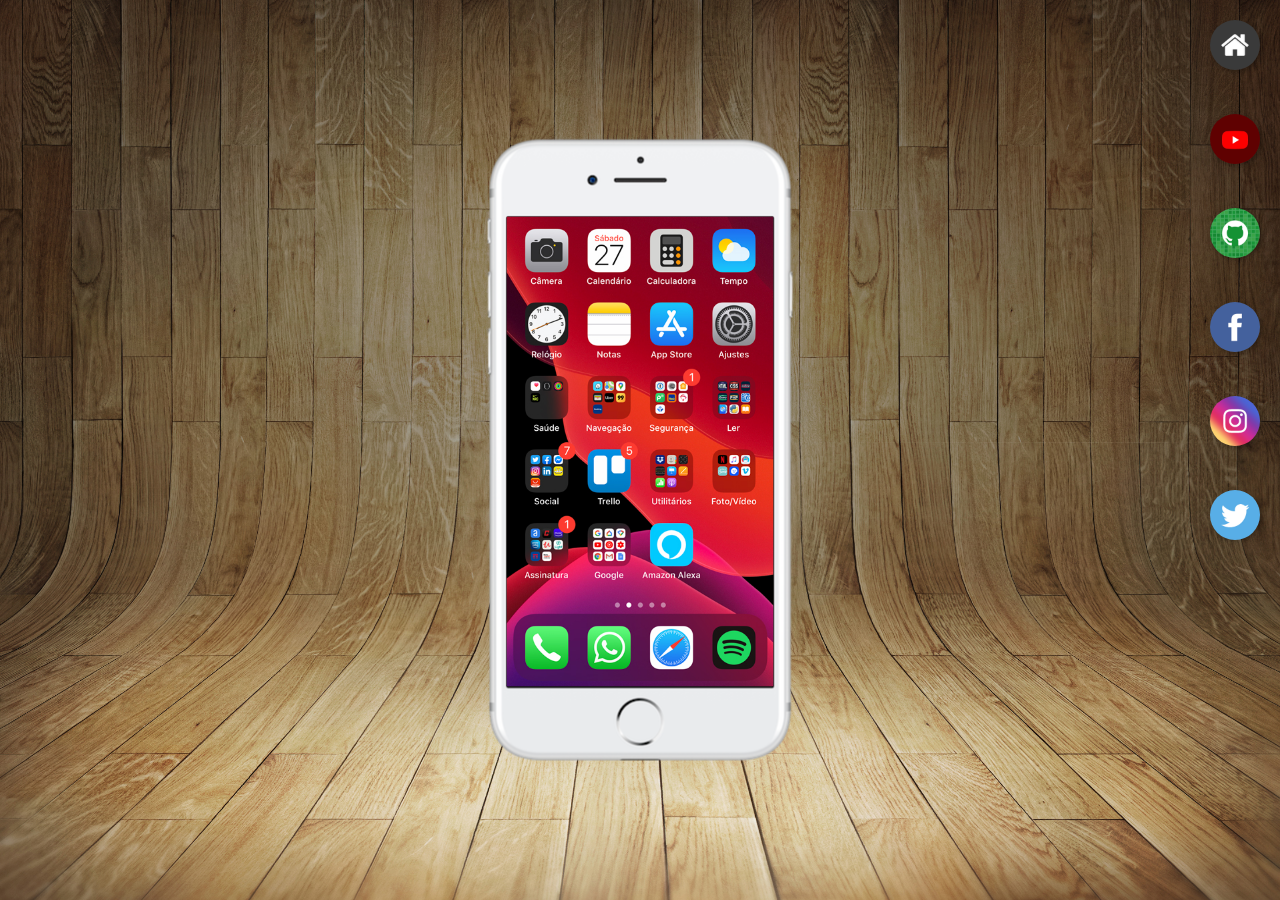
<file: index.html>
<!DOCTYPE html>
<html lang="pt-br">
<head>
    <meta charset="UTF-8">
    <meta name="viewport" content="width=device-width, initial-scale=1.0">
    <link rel="shortcut icon" href="pacote-d013/favicon.ico" type="image/x-icon">
    <link rel="stylesheet" href="estilo/style.css">
    <title>projetos redes sociais</title>
</head>
<body>
   <main>
    <section id="telefone" >
        <iframe src="home.html" name="tela" id="tela" frameborder="0">
            seu navegador nao é compativel!
        </iframe>

    </section>
    <section id="redes-sociais">
        <a href="home.html" target="tela"><img src="pacote-d013/imagens/logo-home.jpg" alt="Home"></a> <br>
        <a href="youtube.html" target="tela"><img src="pacote-d013/imagens/logo-youtube.jpg" alt="Youtube"></a> <br>
        <a href="github.html" target="tela"><img src="pacote-d013/imagens/logo-github.jpg" alt="github"></a> <br>
        <a href="facebook.html" target="tela"><img src="pacote-d013/imagens/logo-facebook.jpg" alt="facebook"></a> <br>
        <a href="instagran.html" target="tela"><img src="pacote-d013/imagens/logo-instagram.jpg" alt="instragam"></a> <br>
        <a href="twiter.html" target="tela"><img src="pacote-d013/imagens/logo-twitter.jpg" alt="twitter"></a> <br>
    </section>
   </main>
    
</body>
</html>
</file>
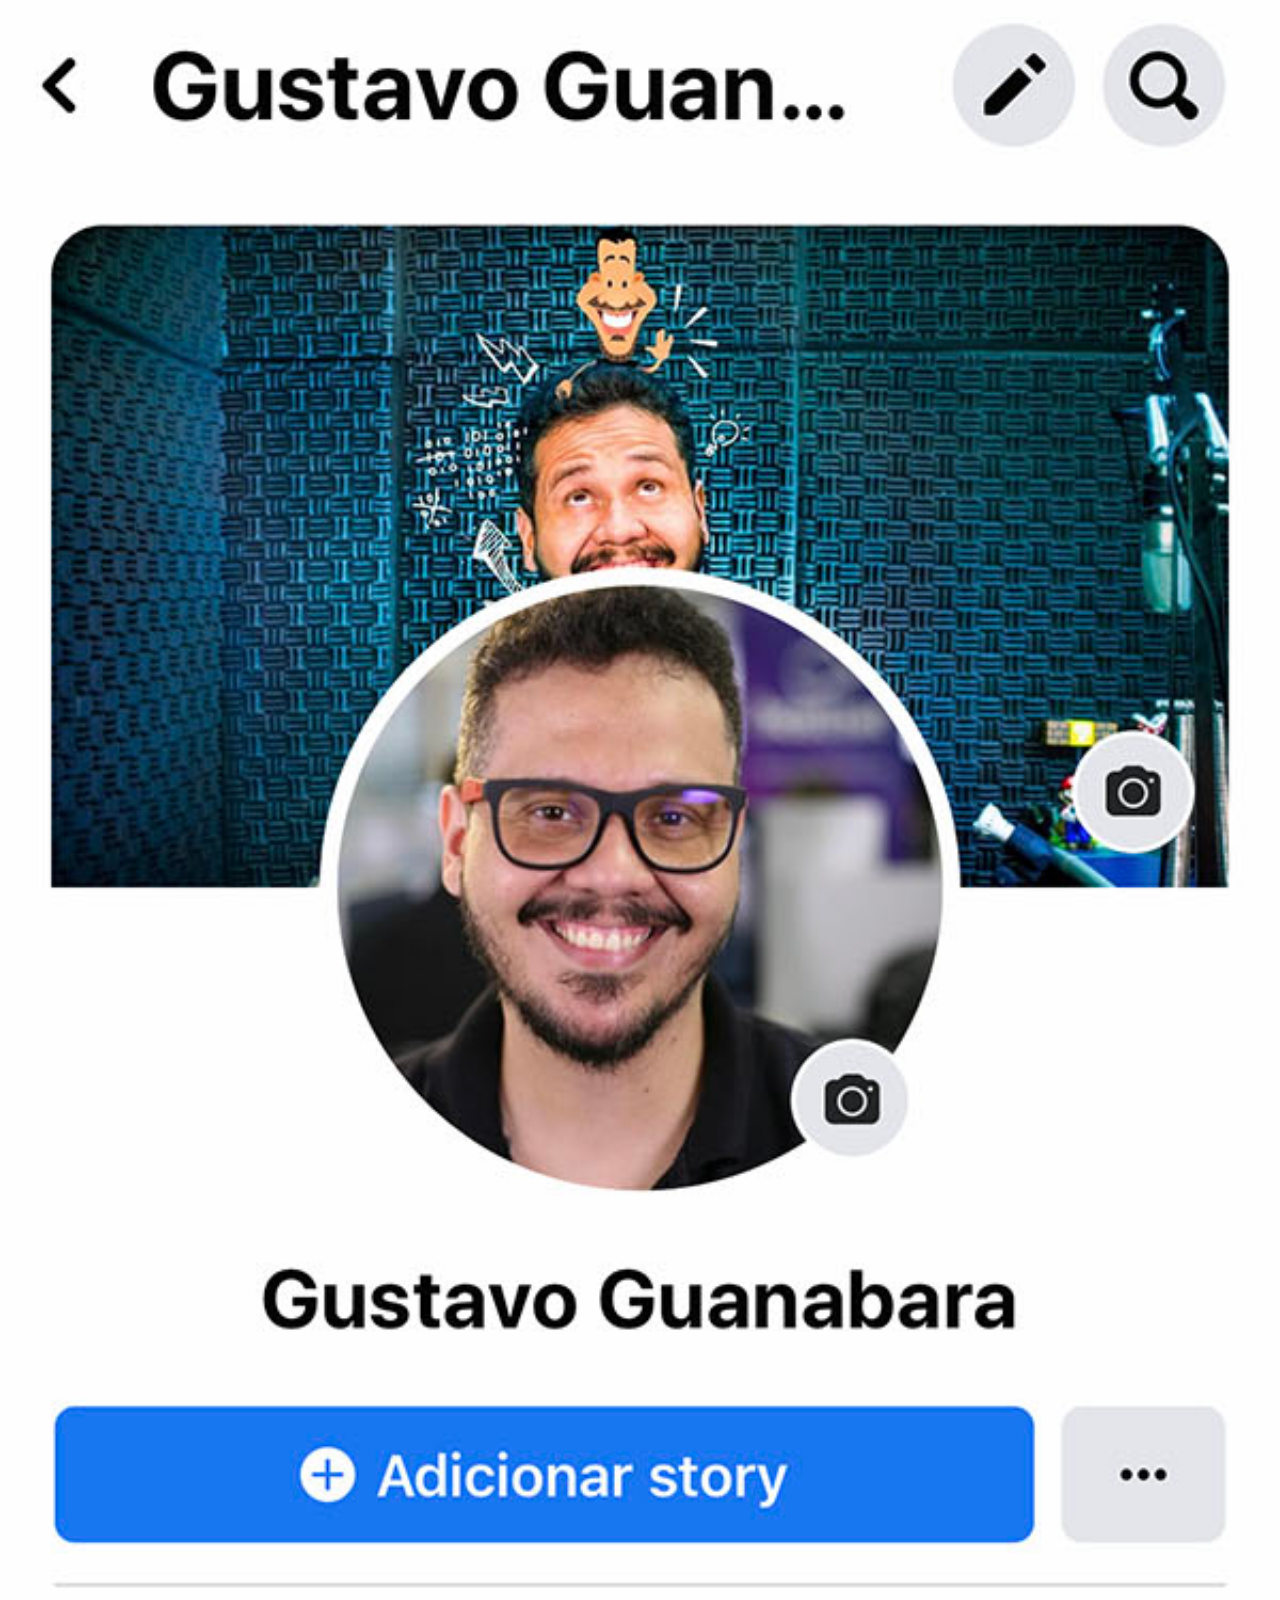
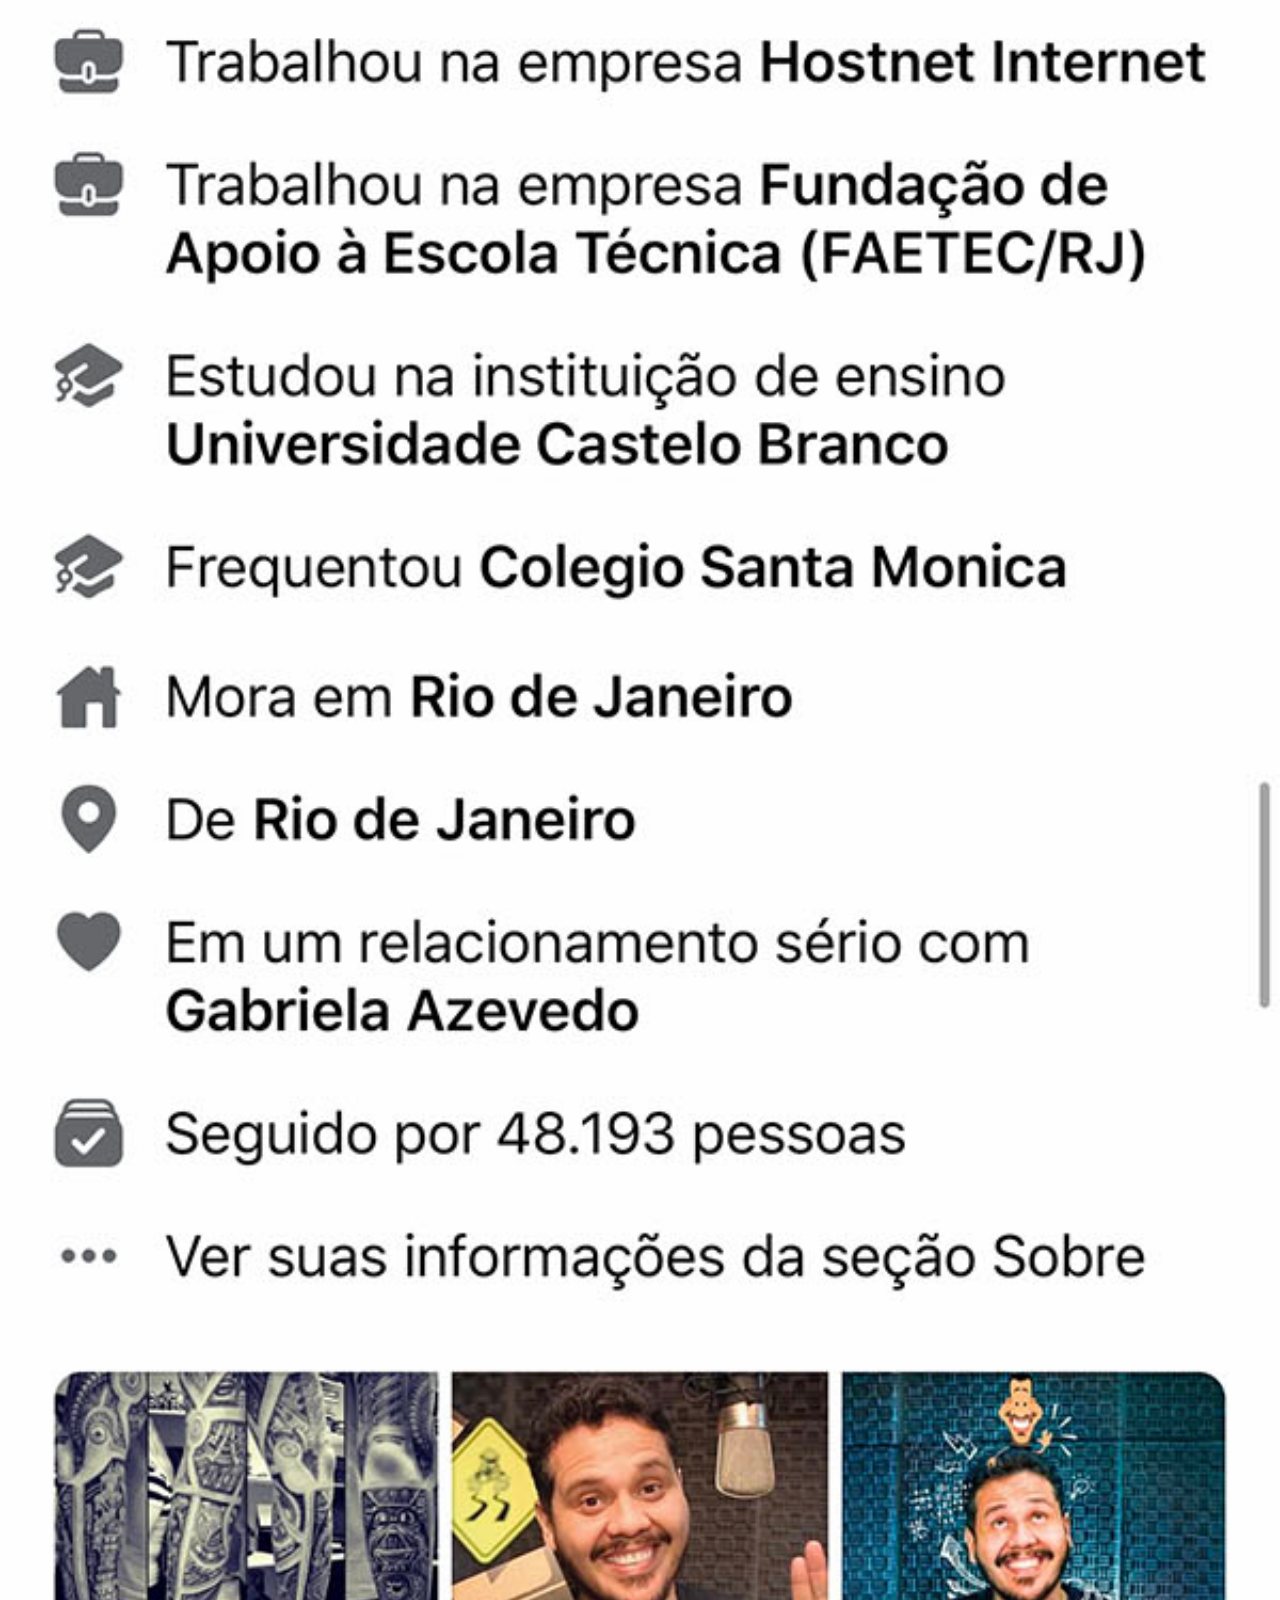
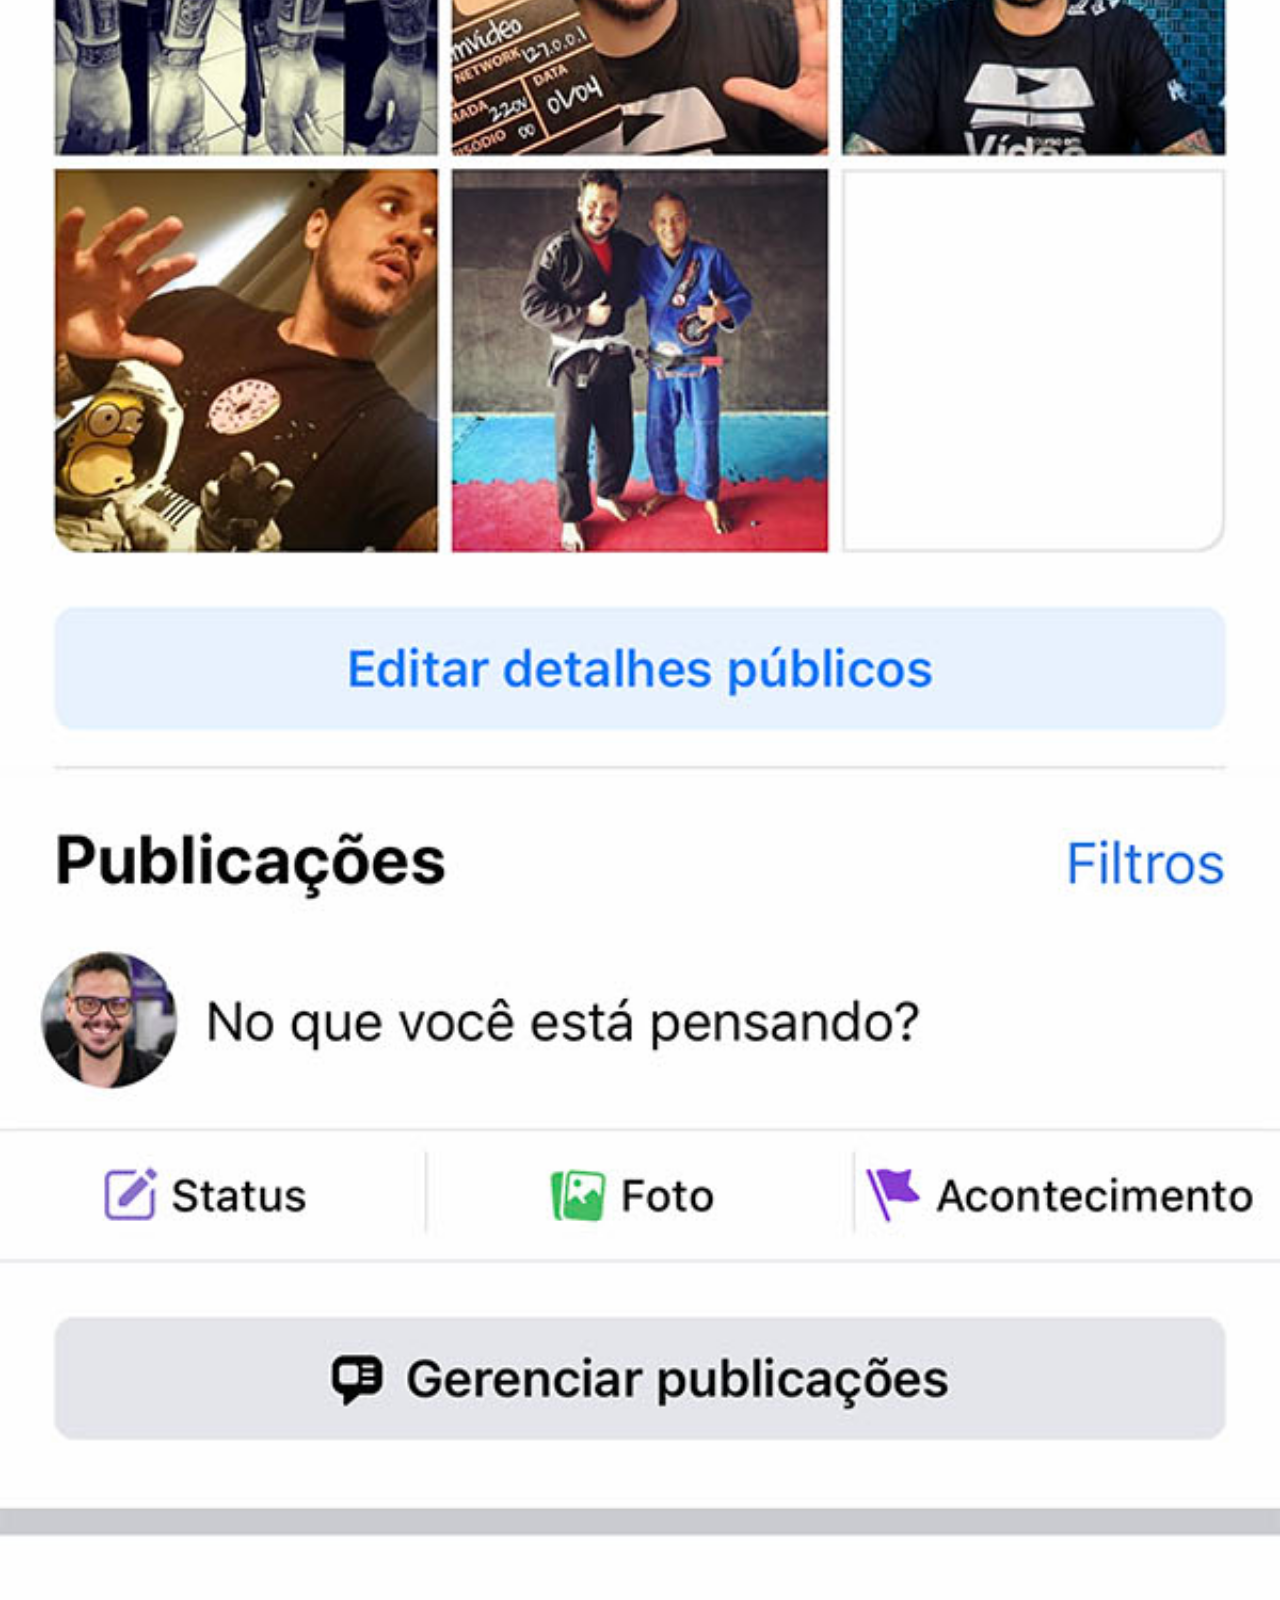
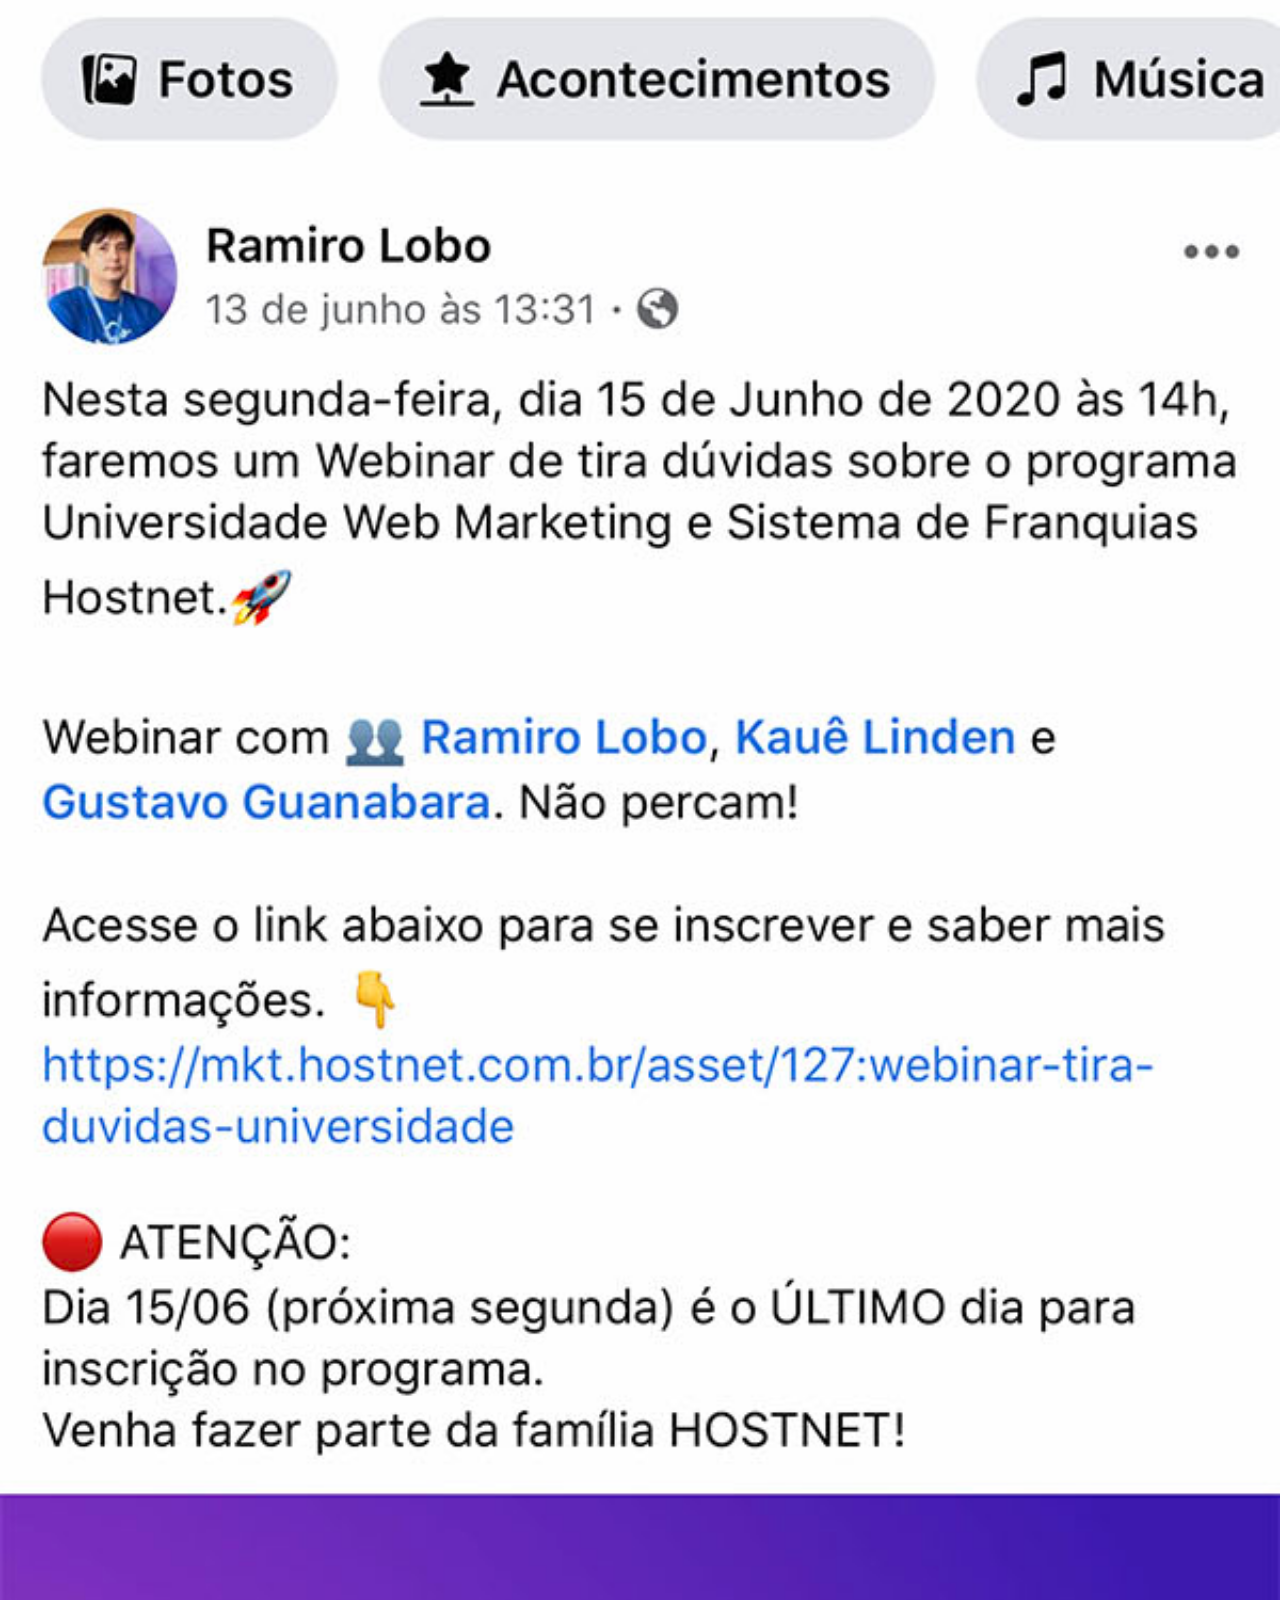
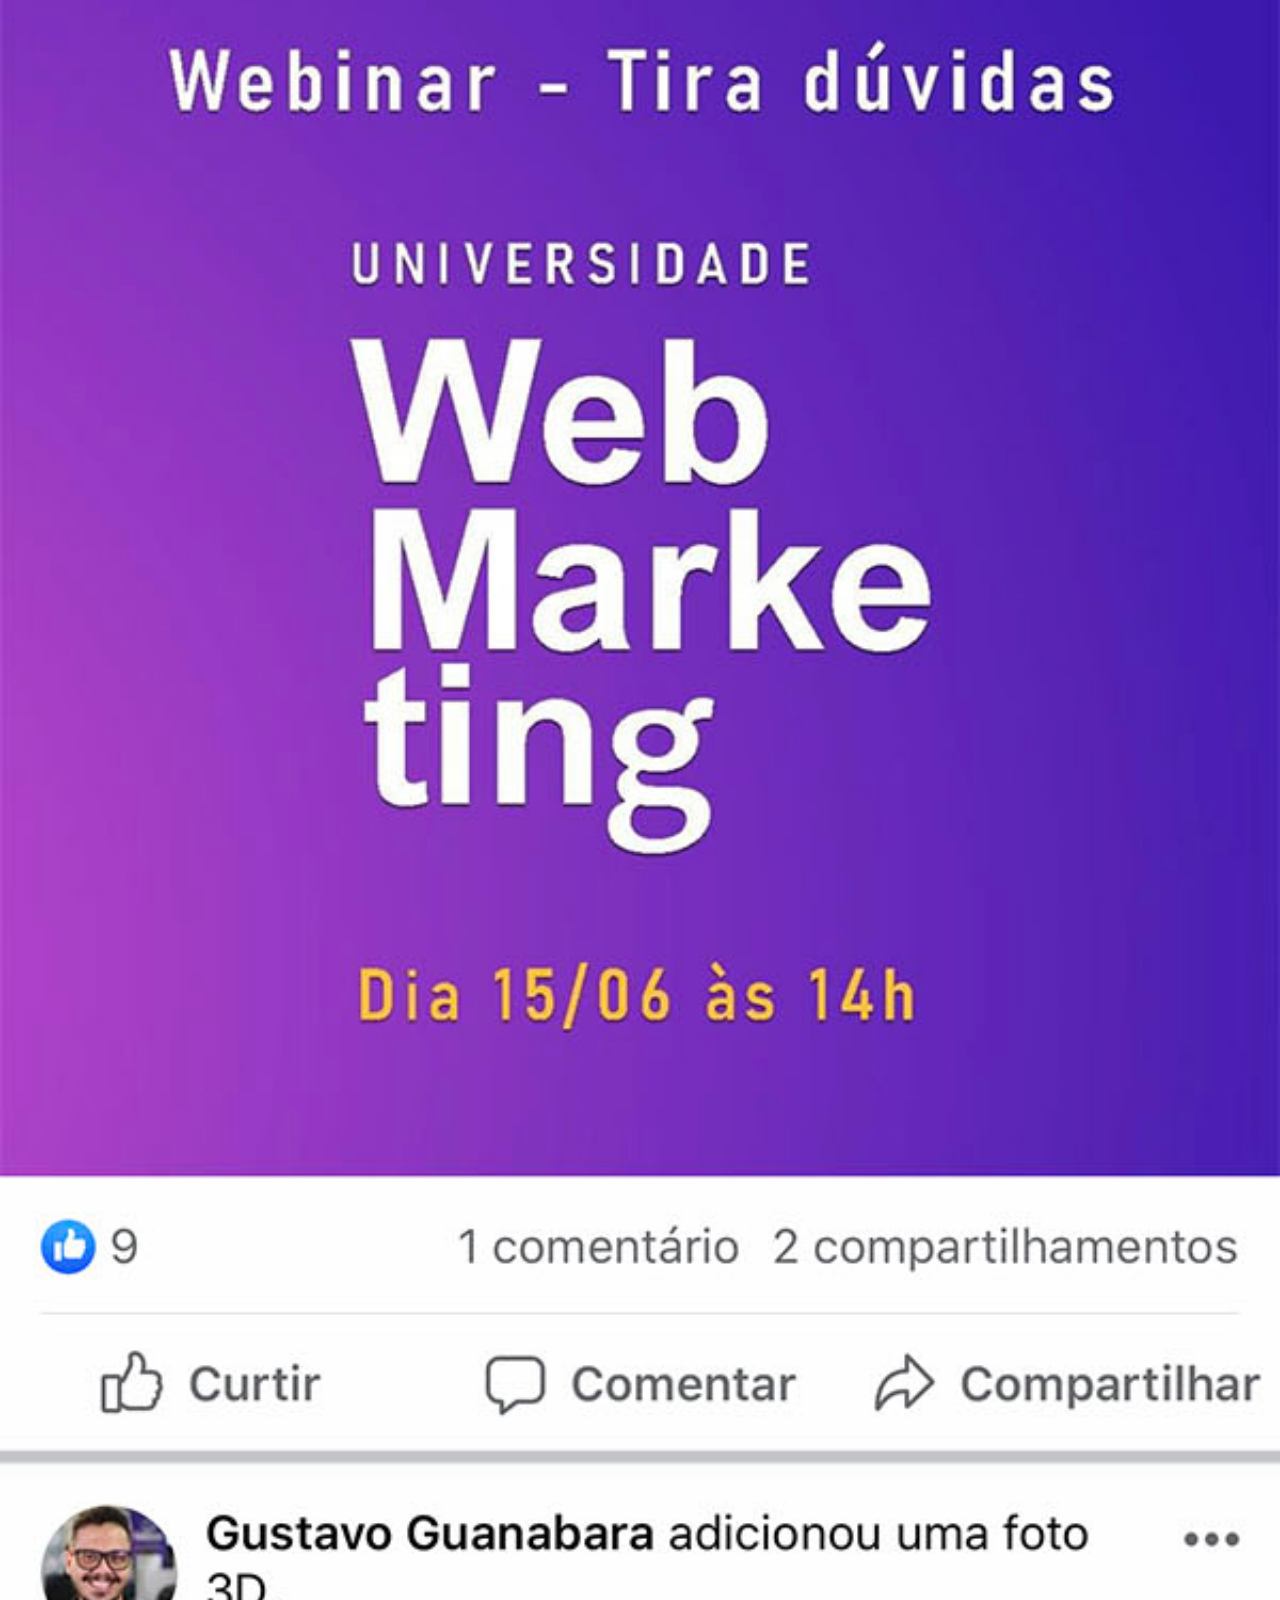
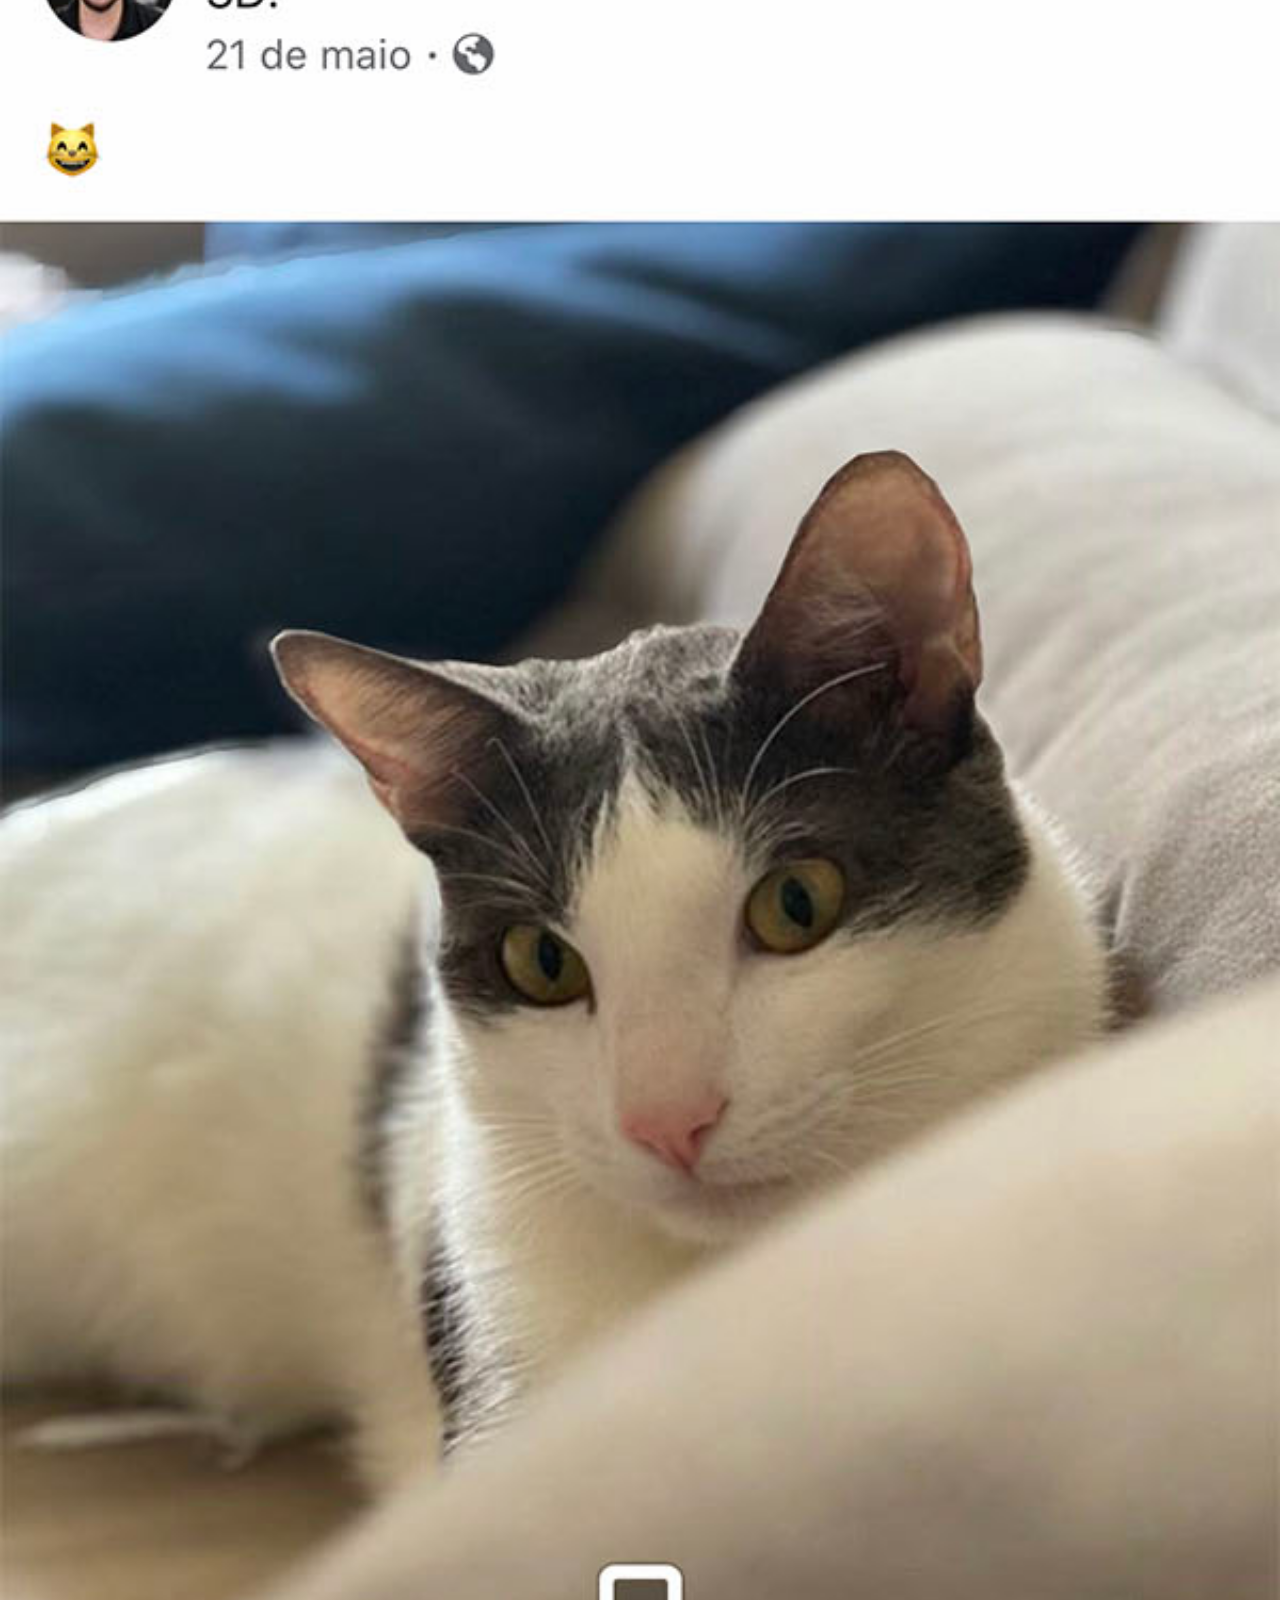
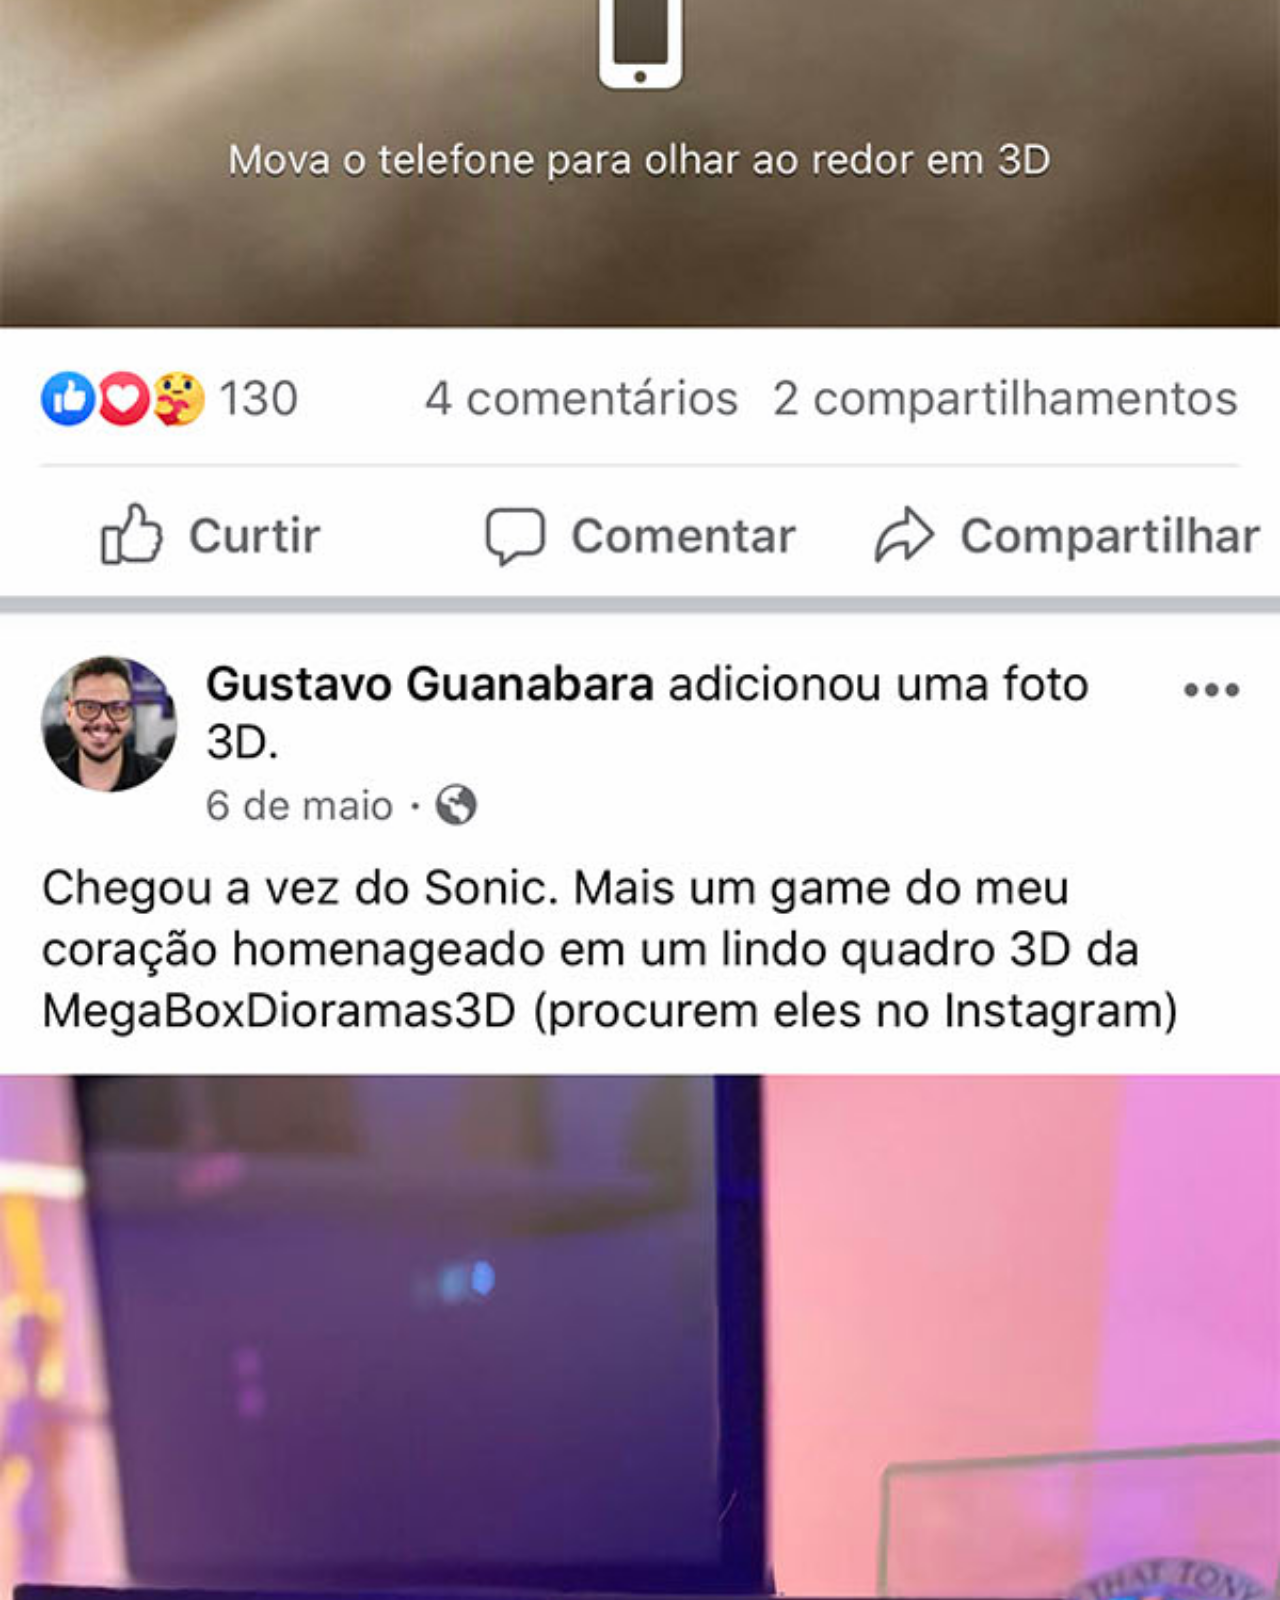
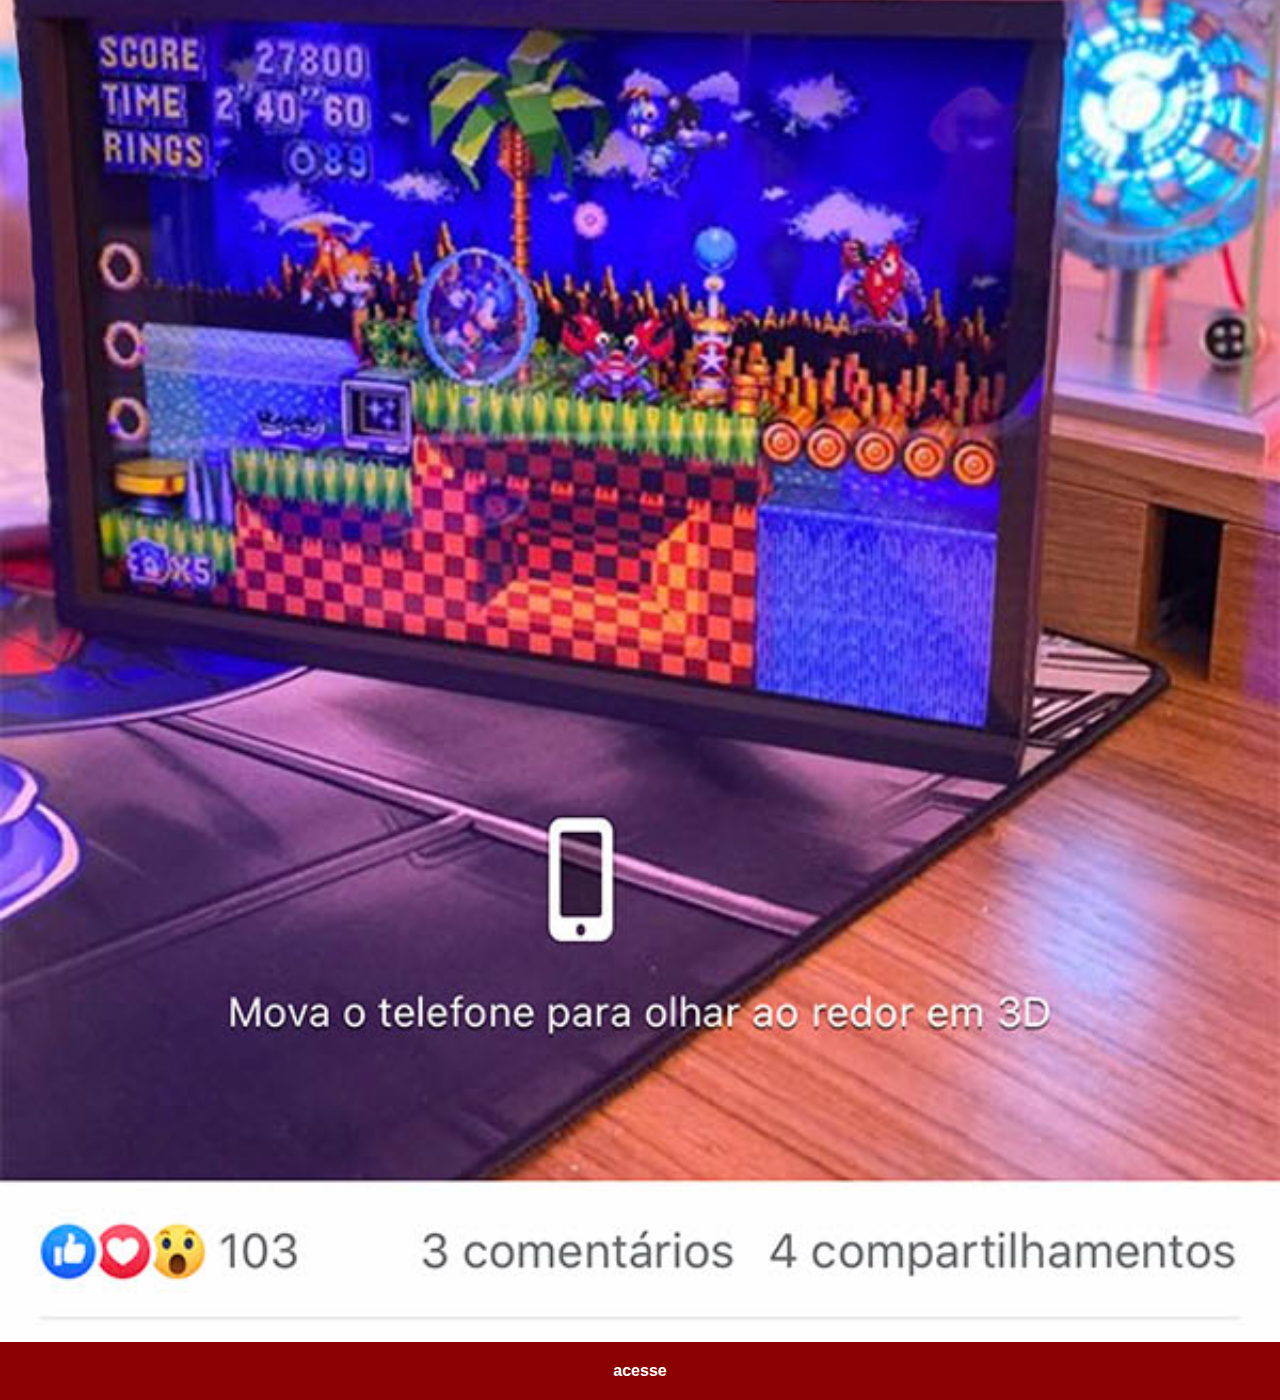
<file: facebook.html>
<!DOCTYPE html>
<html lang="pt-br">
<head>
    <meta charset="UTF-8">
    <meta name="viewport" content="width=device-width, initial-scale=1.0">
    <title>facebook</title>
    <link rel="stylesheet" href="estilo/social.css">
</head>
<body>
    <img src="pacote-d013/imagens/tela-facebook.jpg" alt="facebook">
    <a href="https://www.facebook.com/search/top?q=gustavo%20guanabara" target="_blank">acesse</a>
    
</body>
</html>
</file>
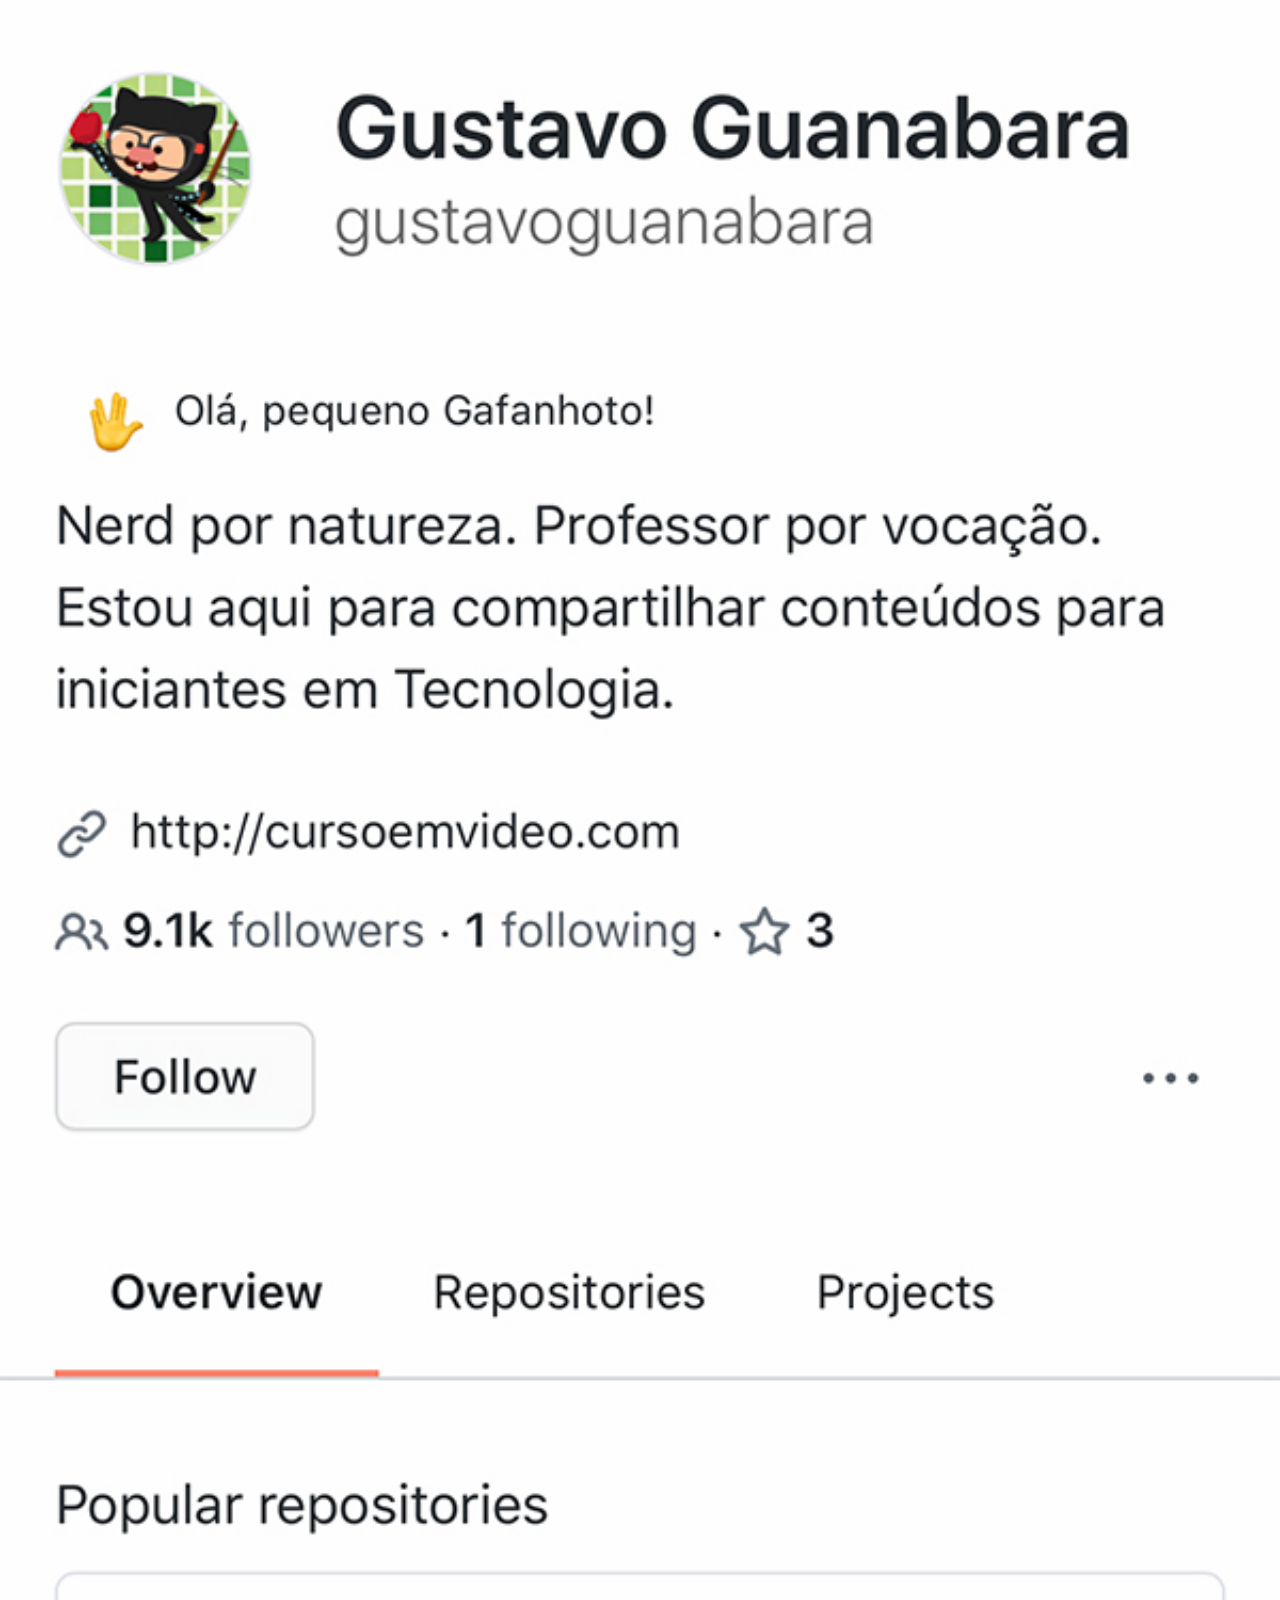
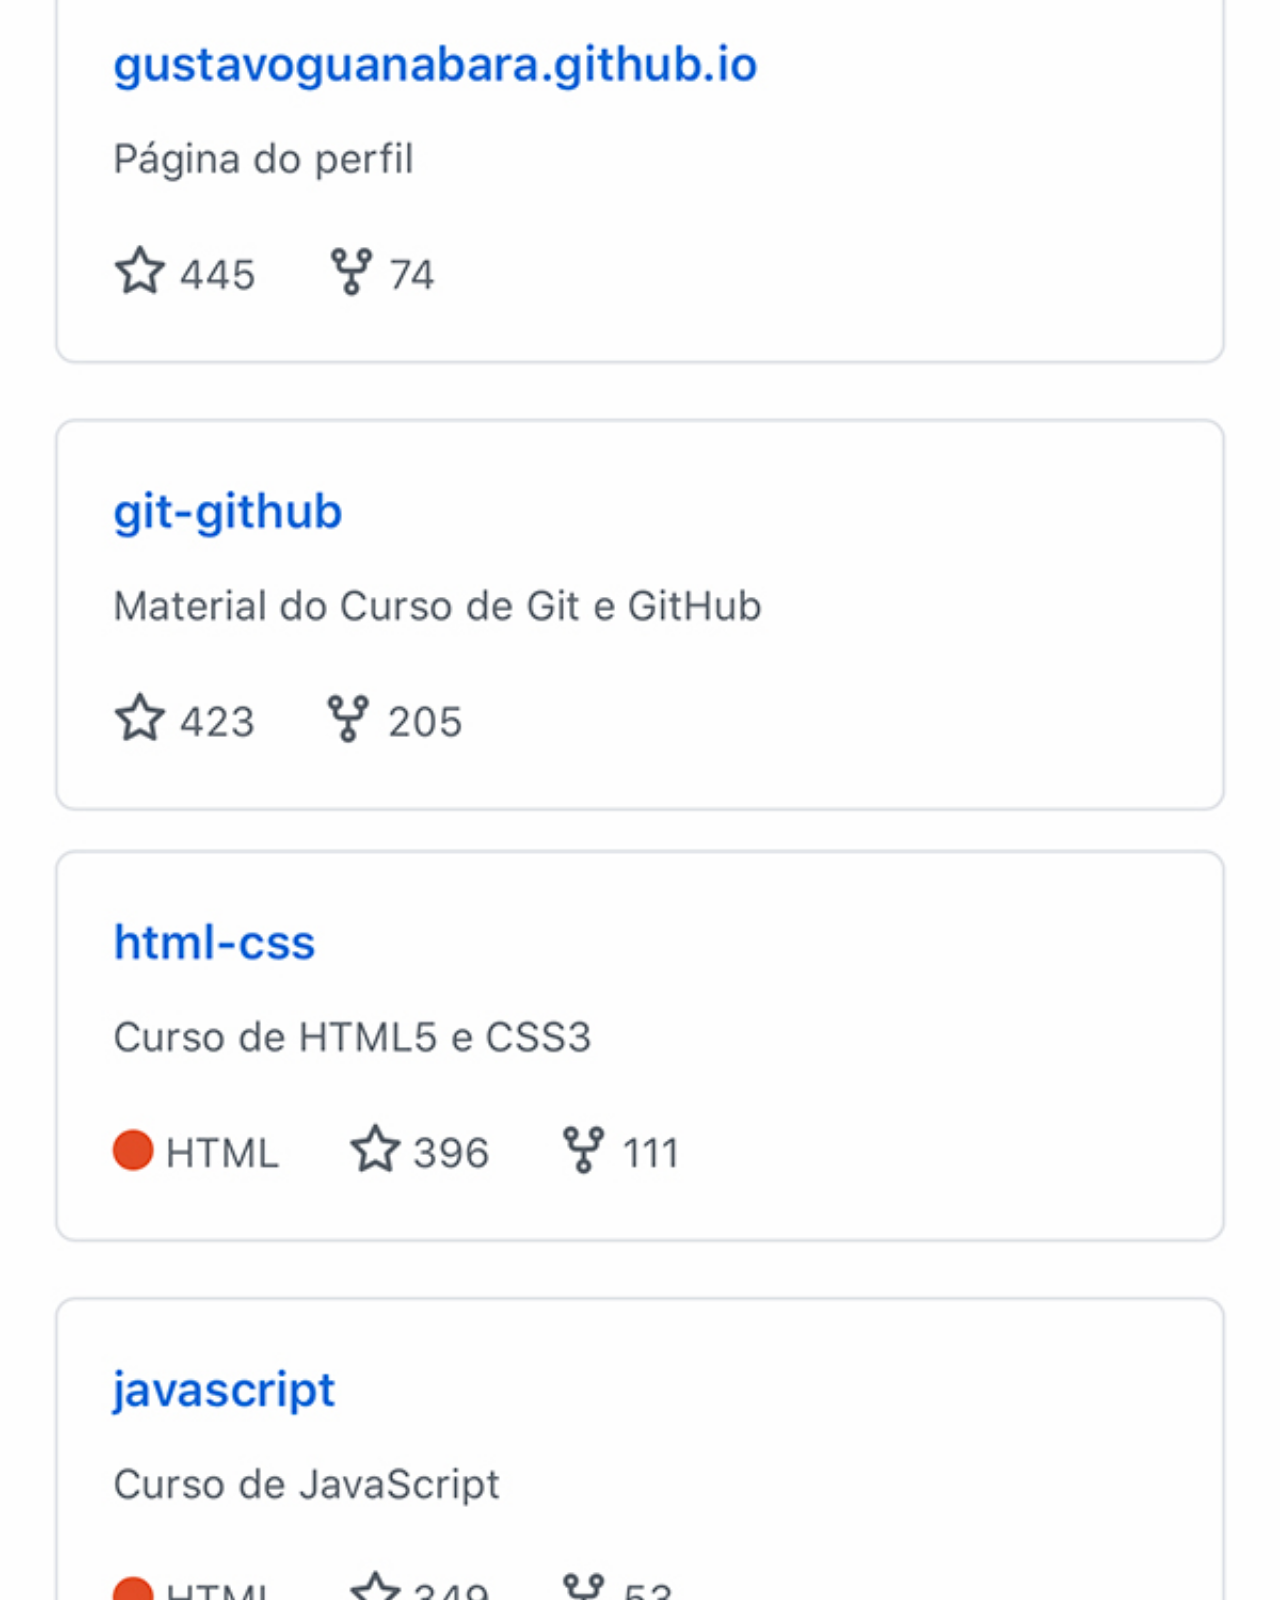
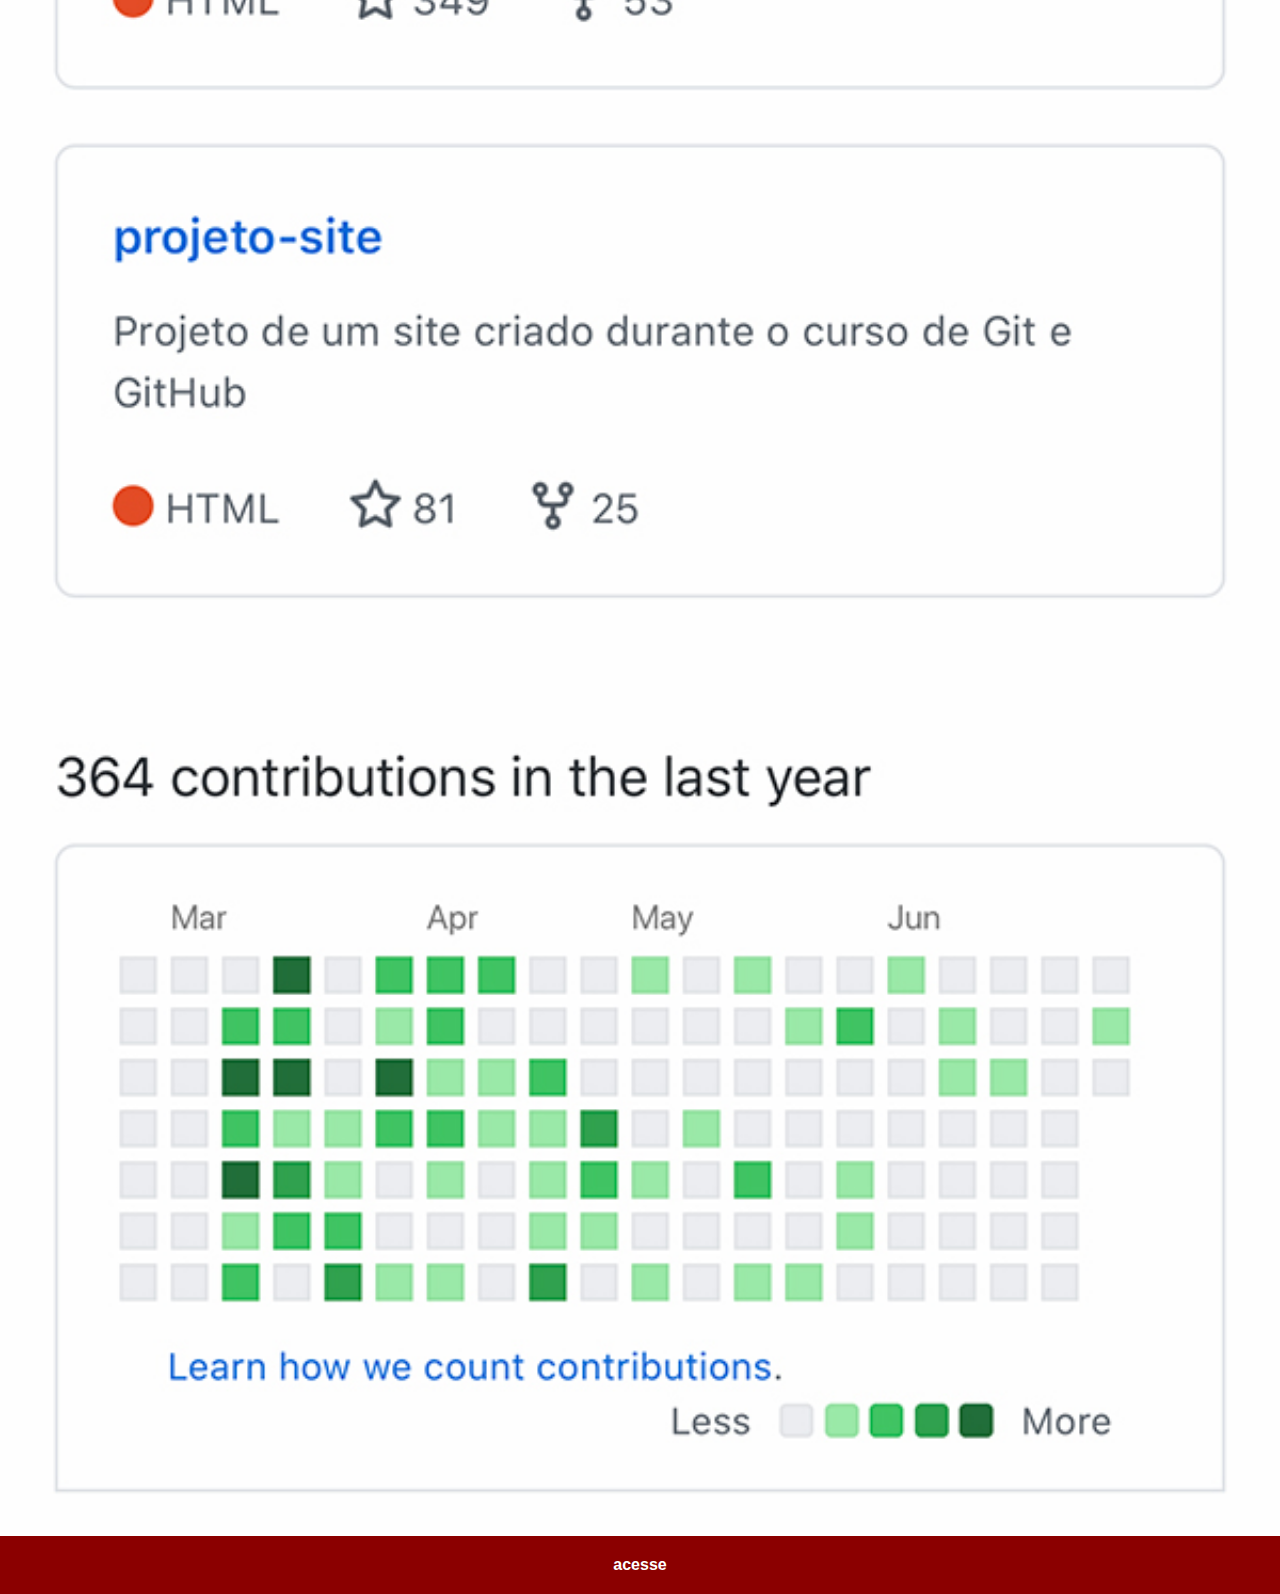
<file: github.html>
<!DOCTYPE html>
<html lang="pt-br">
<head>
    <meta charset="UTF-8">
    <meta name="viewport" content="width=device-width, initial-scale=1.0">
    <title>github</title>
    <link rel="stylesheet" href="estilo/social.css">
</head>
<body>
    <img src="pacote-d013/imagens/tela-github.jpg" alt="github">
    <a href="https://github.com/gustavoguanabara" target="_blank">acesse</a>
    
</body>
</html>
</file>
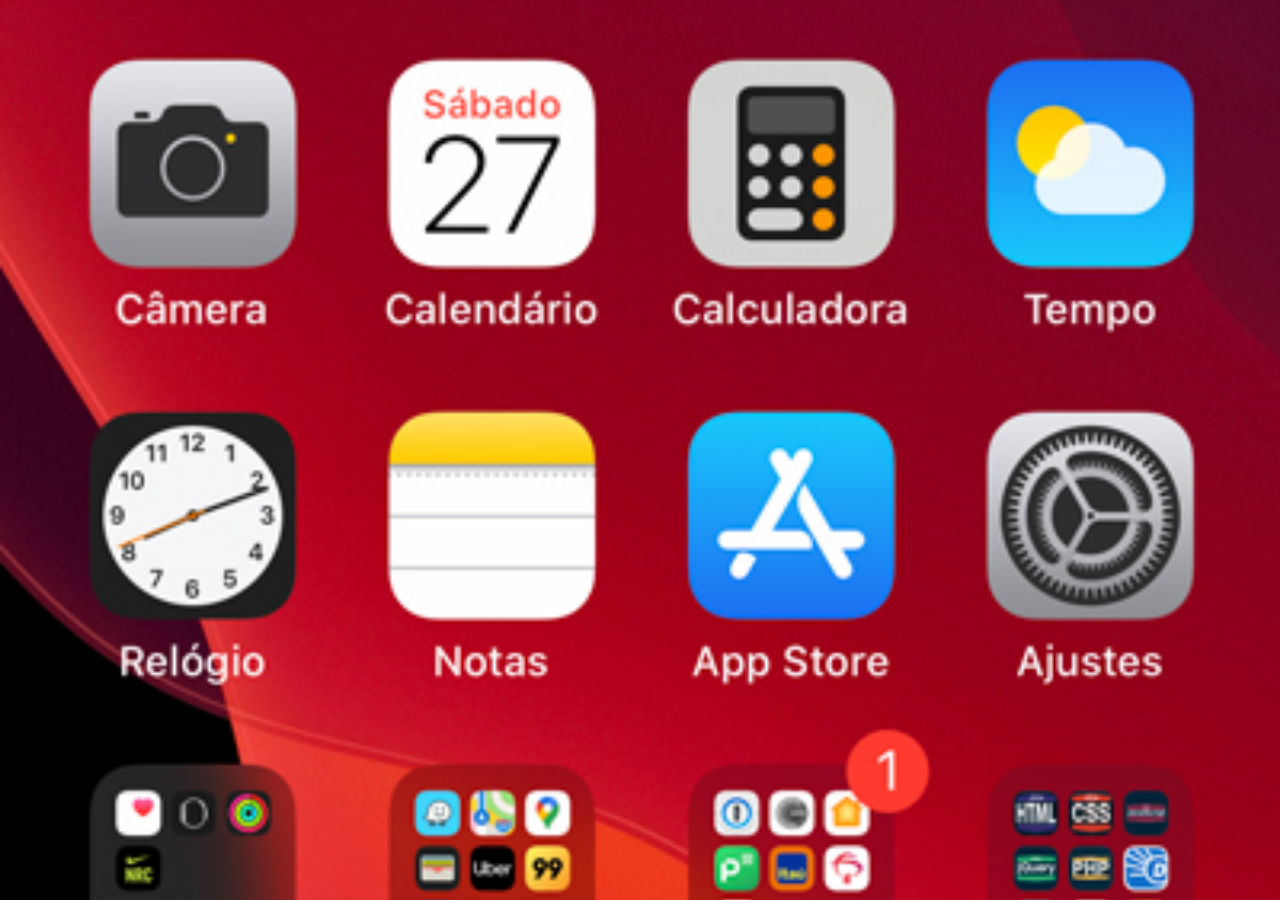
<file: home.html>
<!DOCTYPE html>
<html lang="pt-br">
<head>
    <meta charset="UTF-8">
    <meta name="viewport" content="width=device-width, initial-scale=1.0">
    <title>Home</title>
</head>
<style>
    * {
        margin: 0px;
        padding: 0px;
    }

    

    body {
        position: absolute;
        width: 100vw;
        height: 100vh;
        background: black url(pacote-d013/imagens/tela-home.jpg) no-repeat top center;
        background-size: cover;
    }
</style>
<body>
    
    
</body>
</html>
</file>
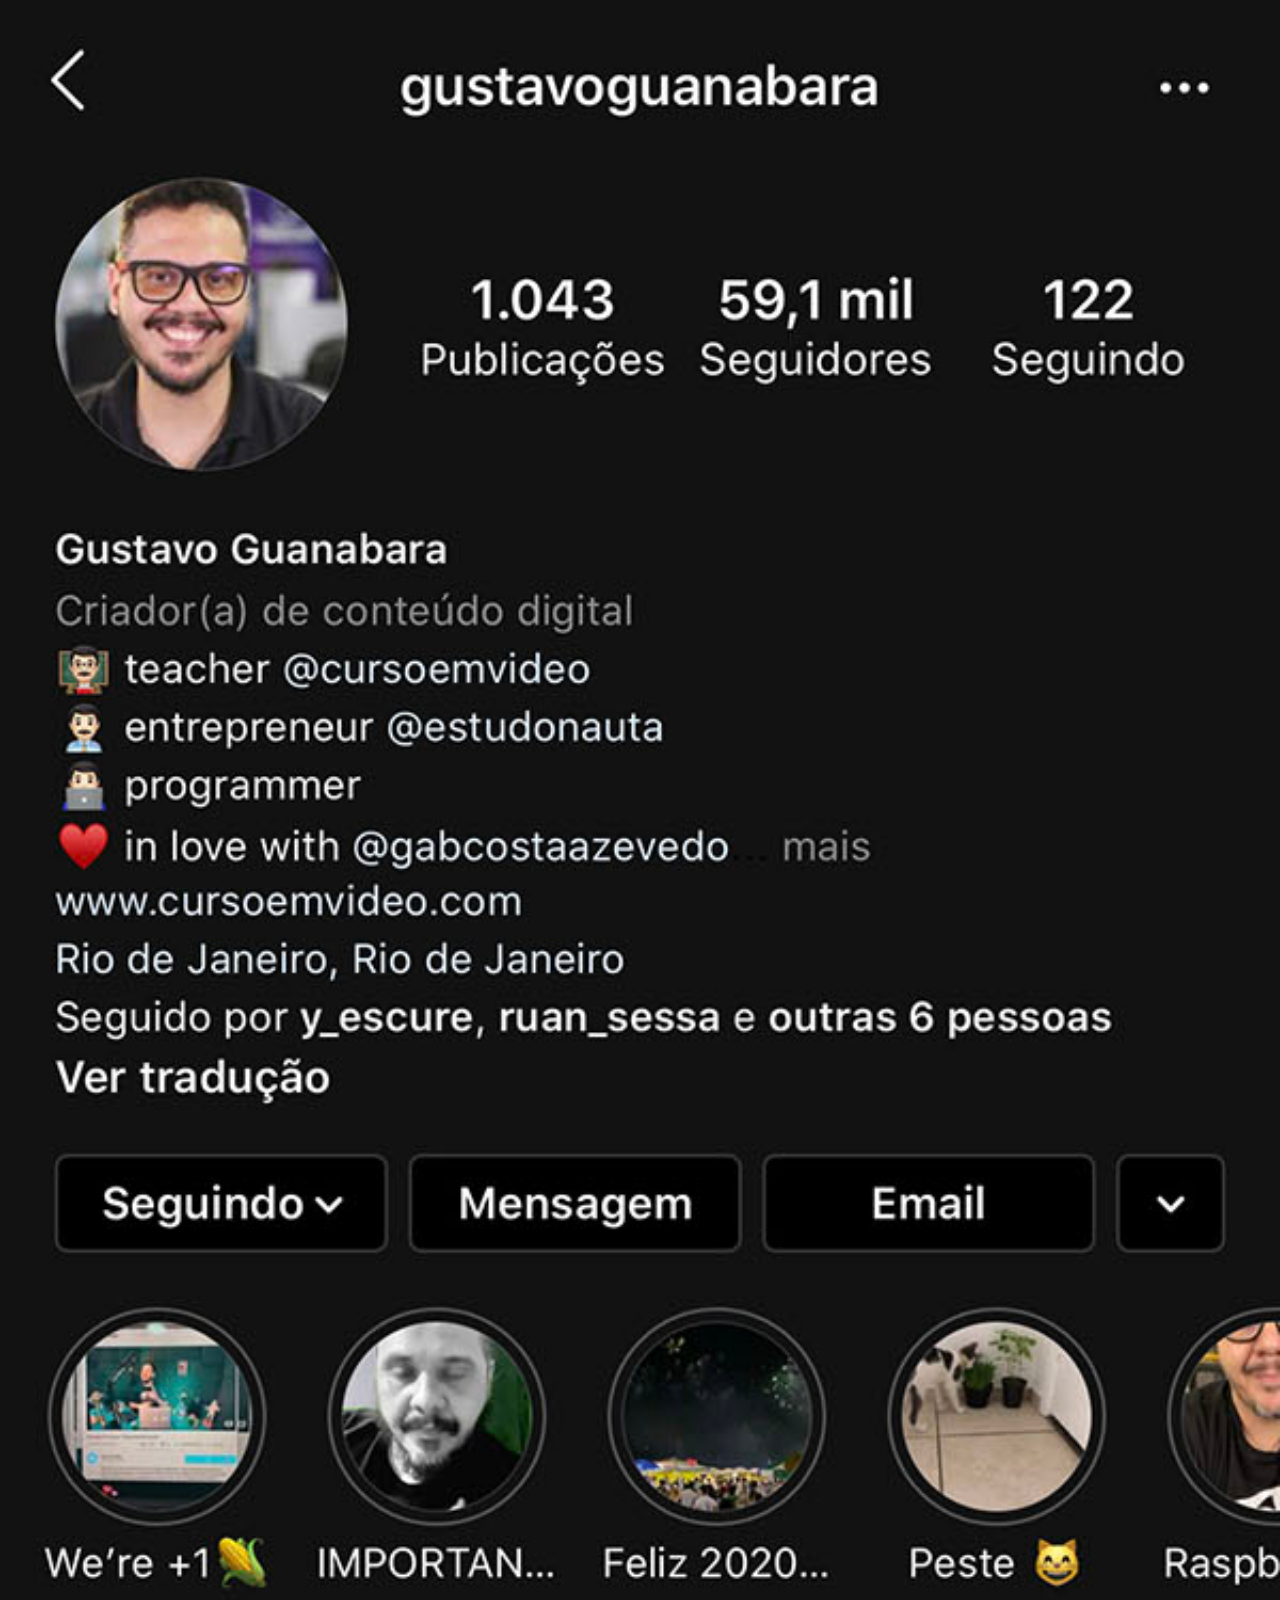
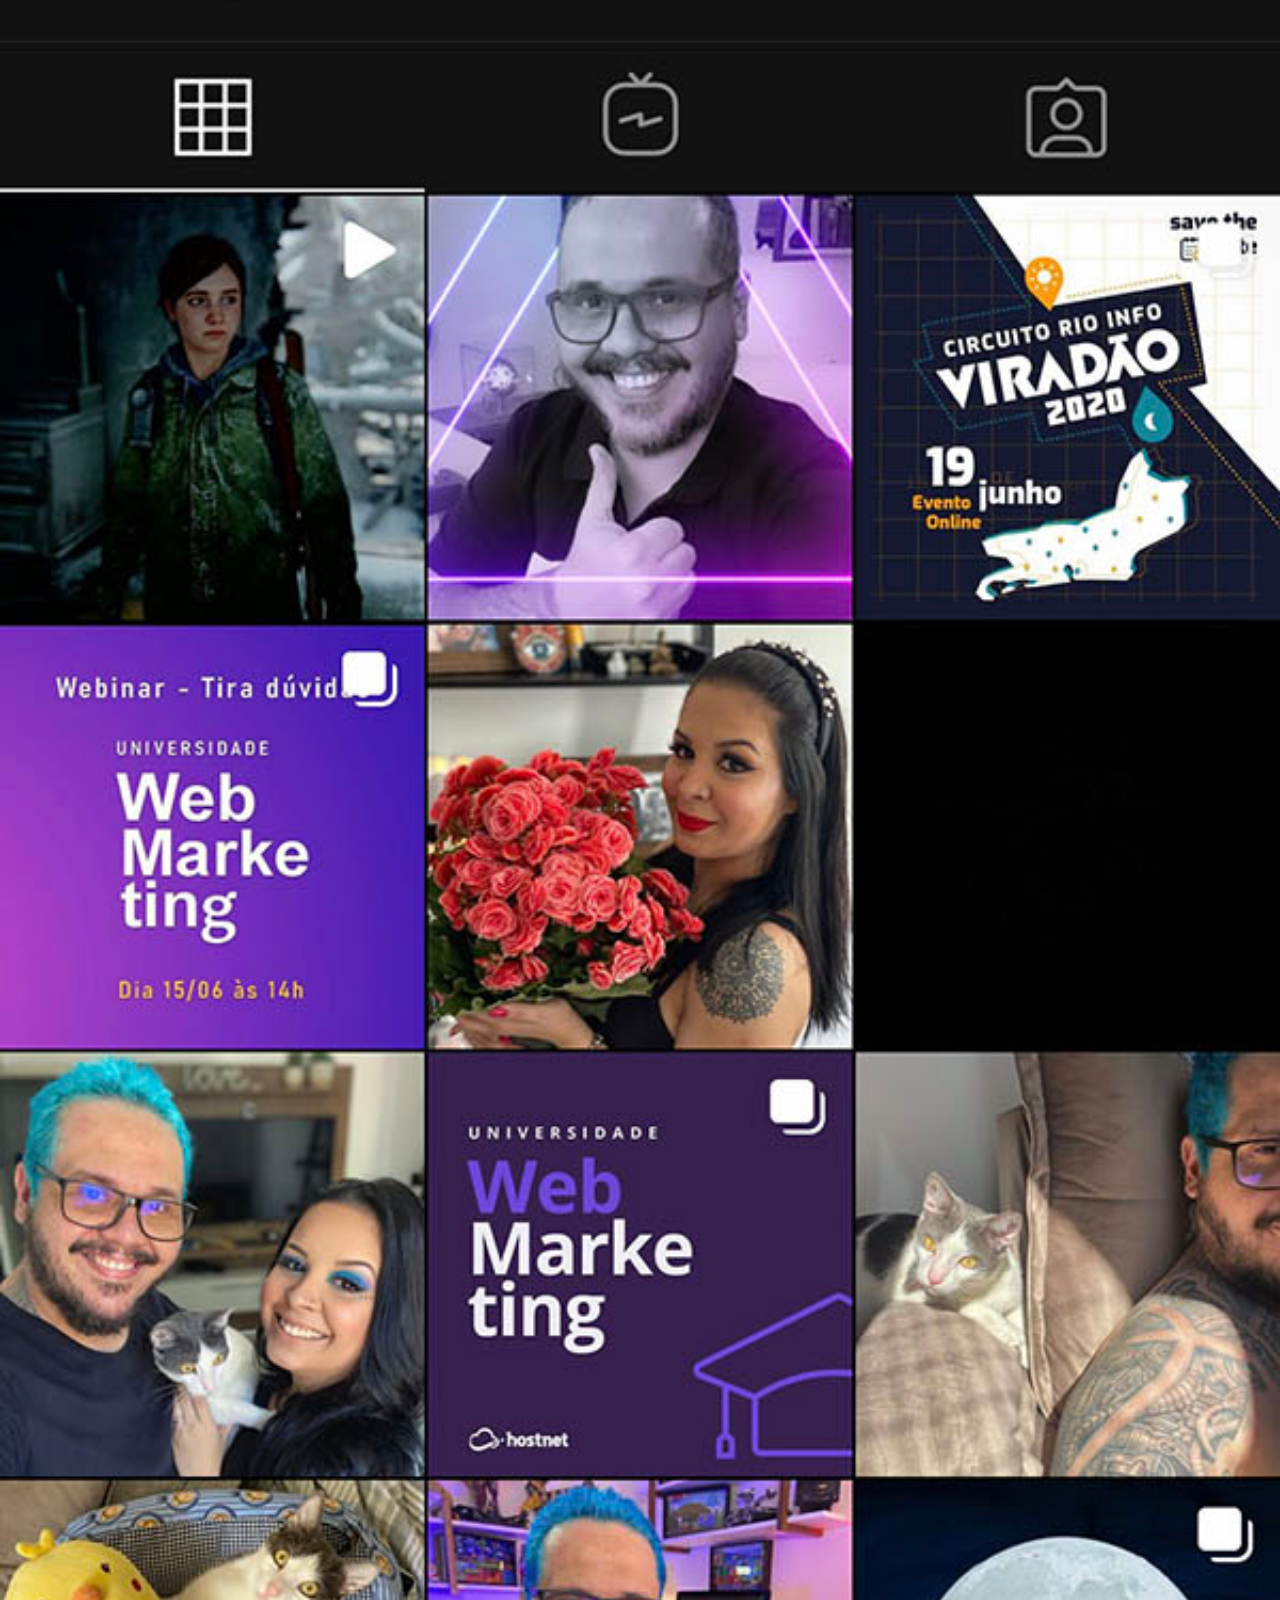
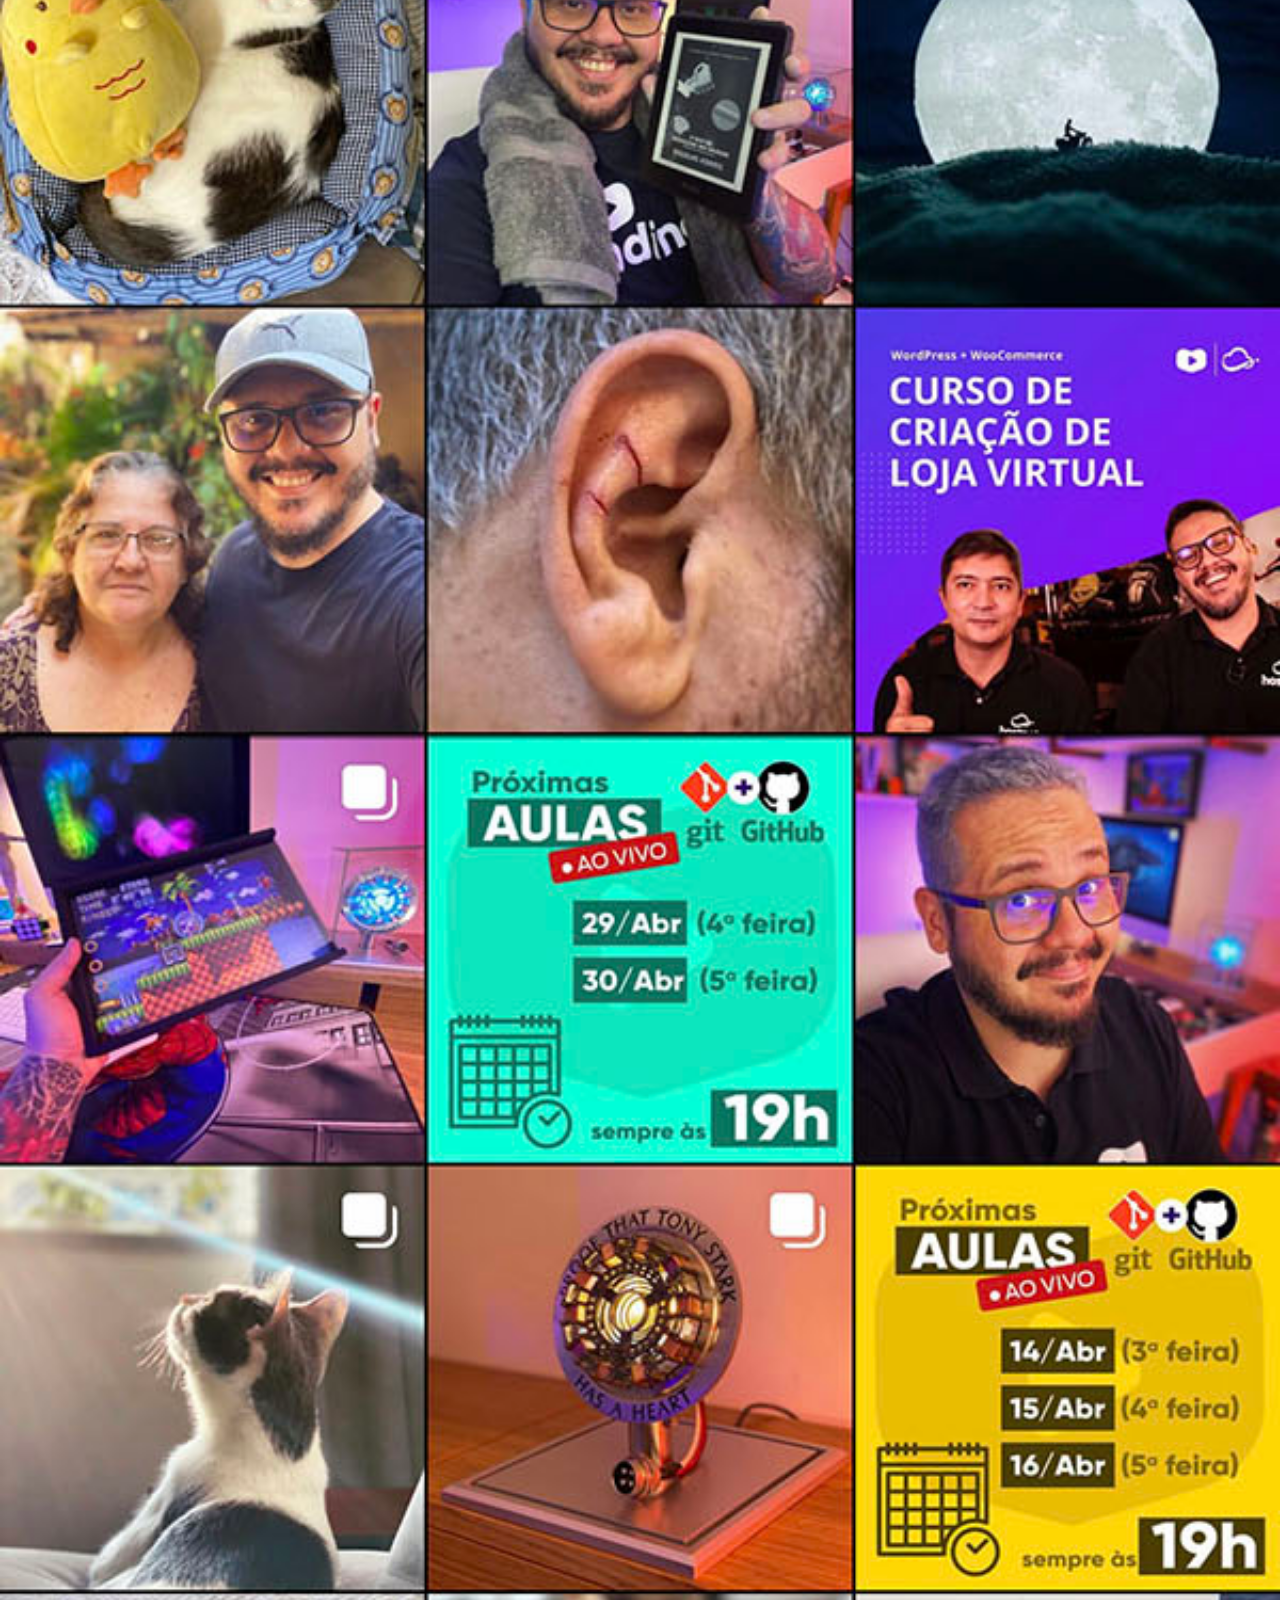
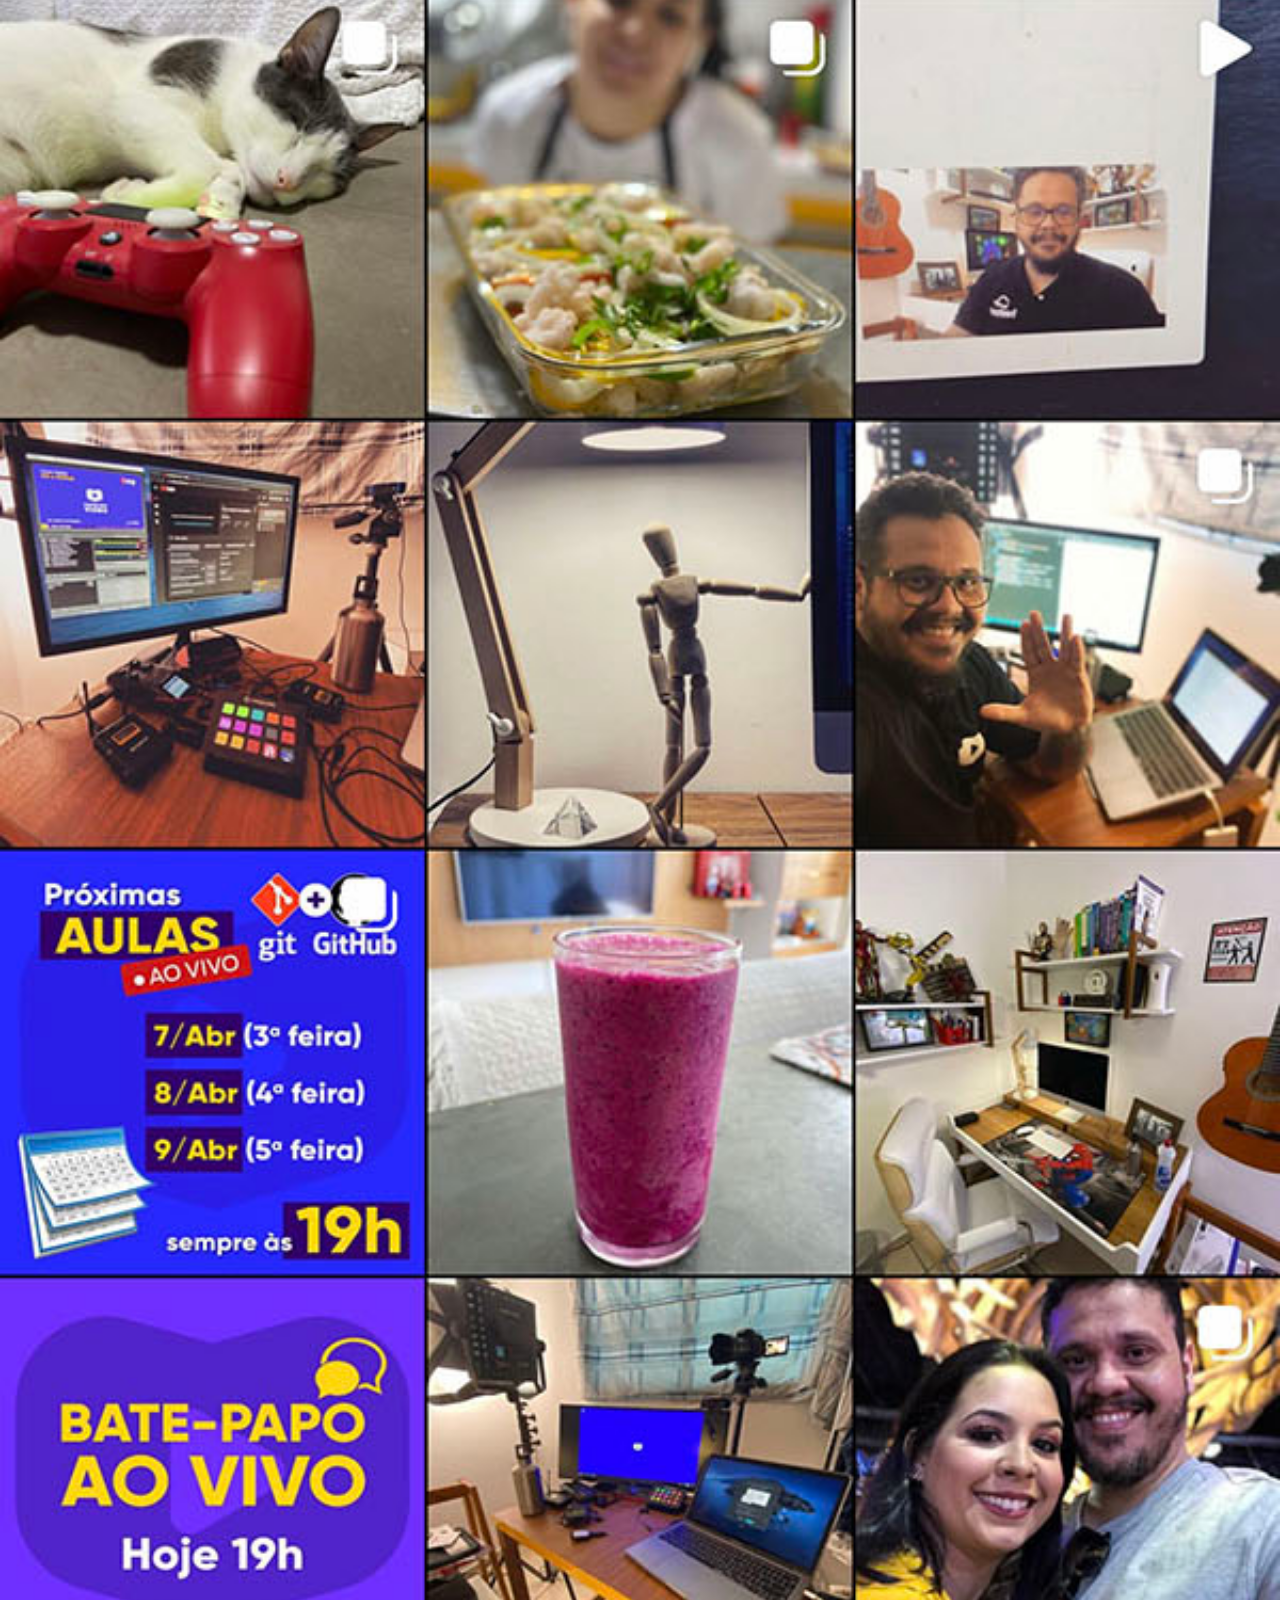
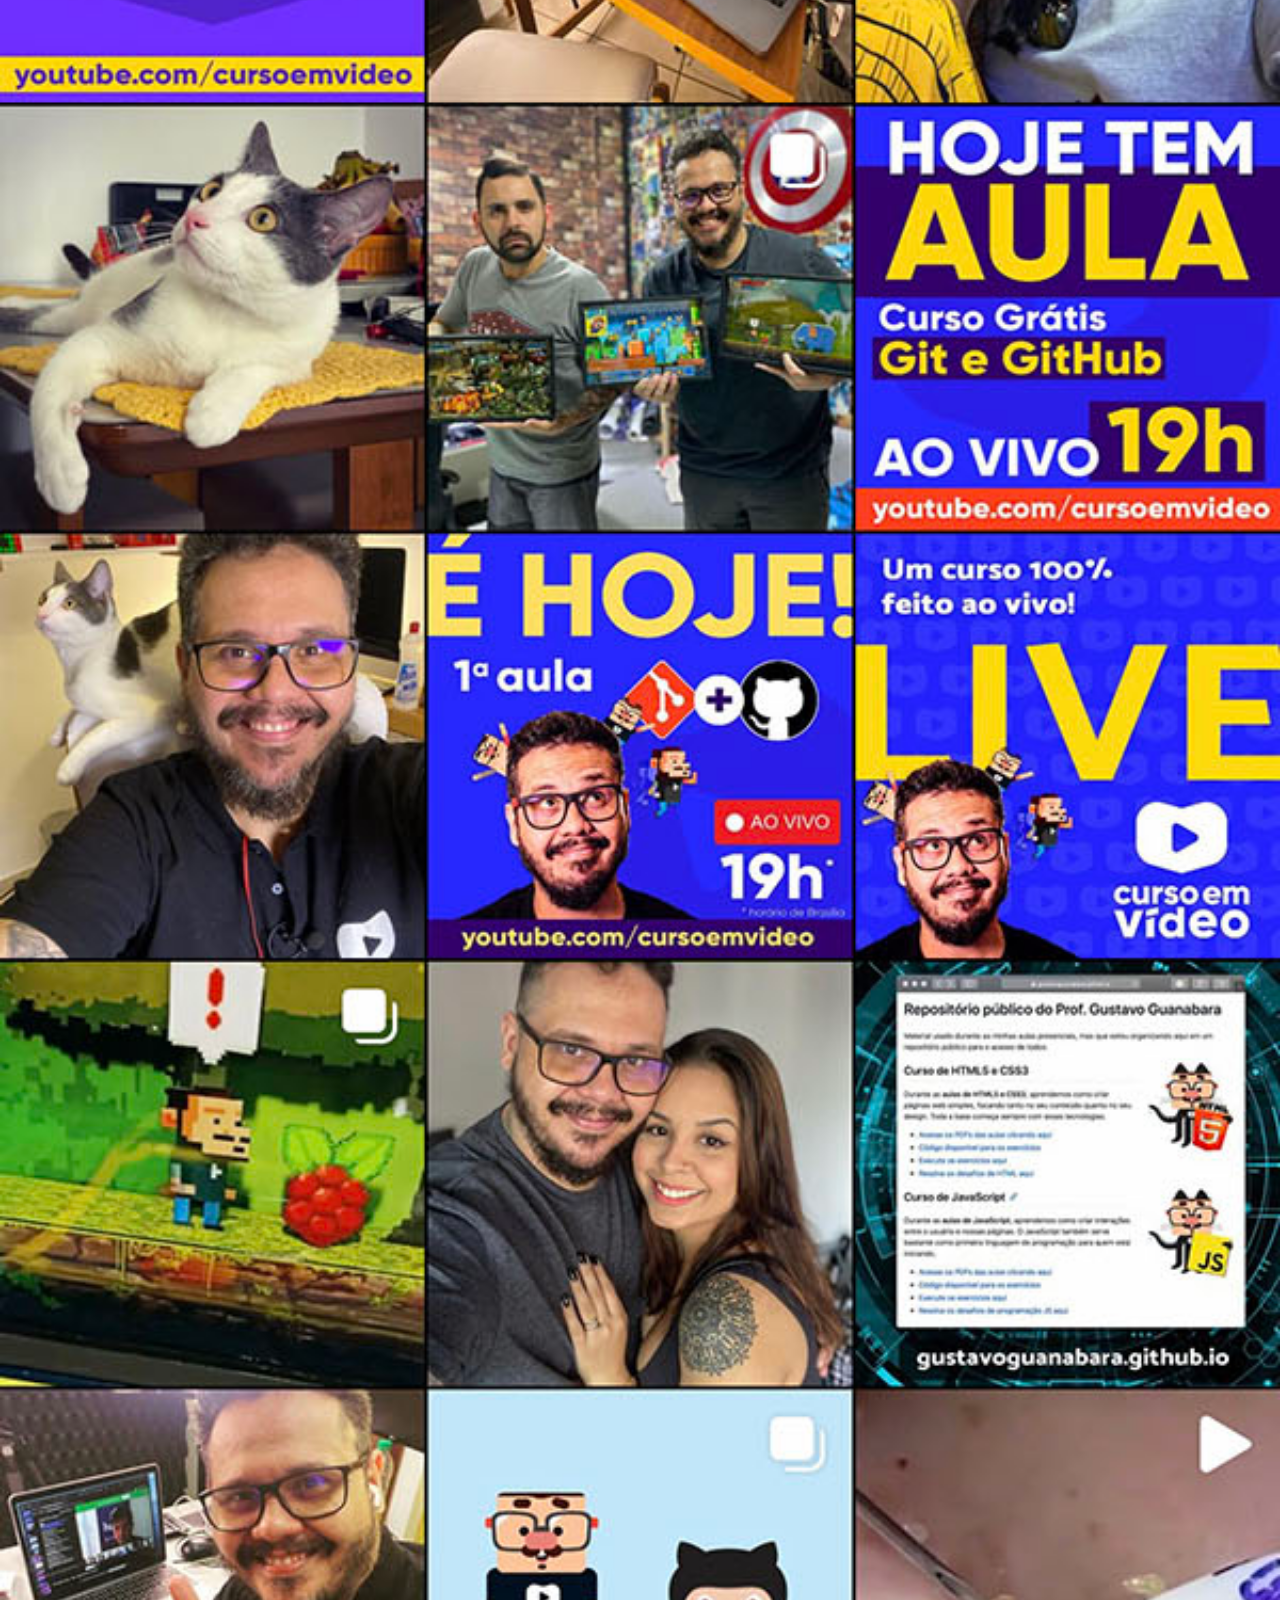
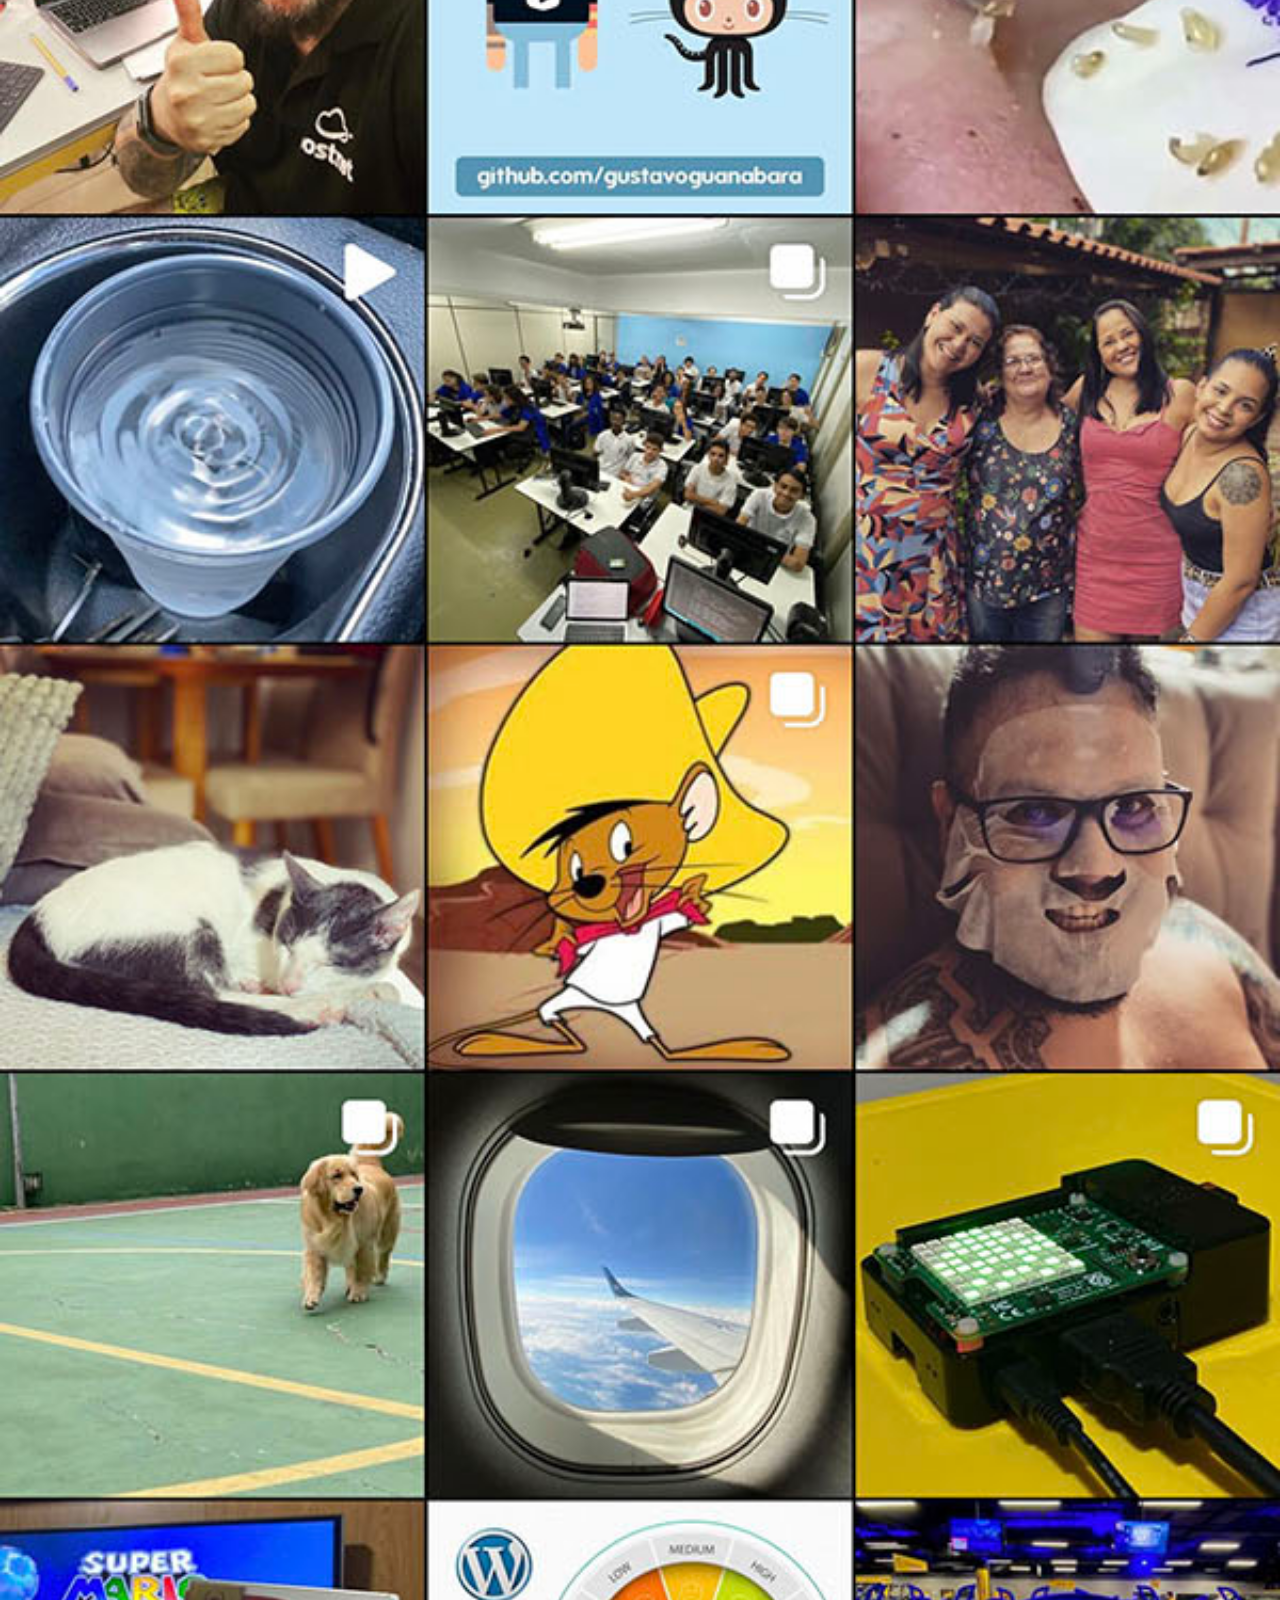
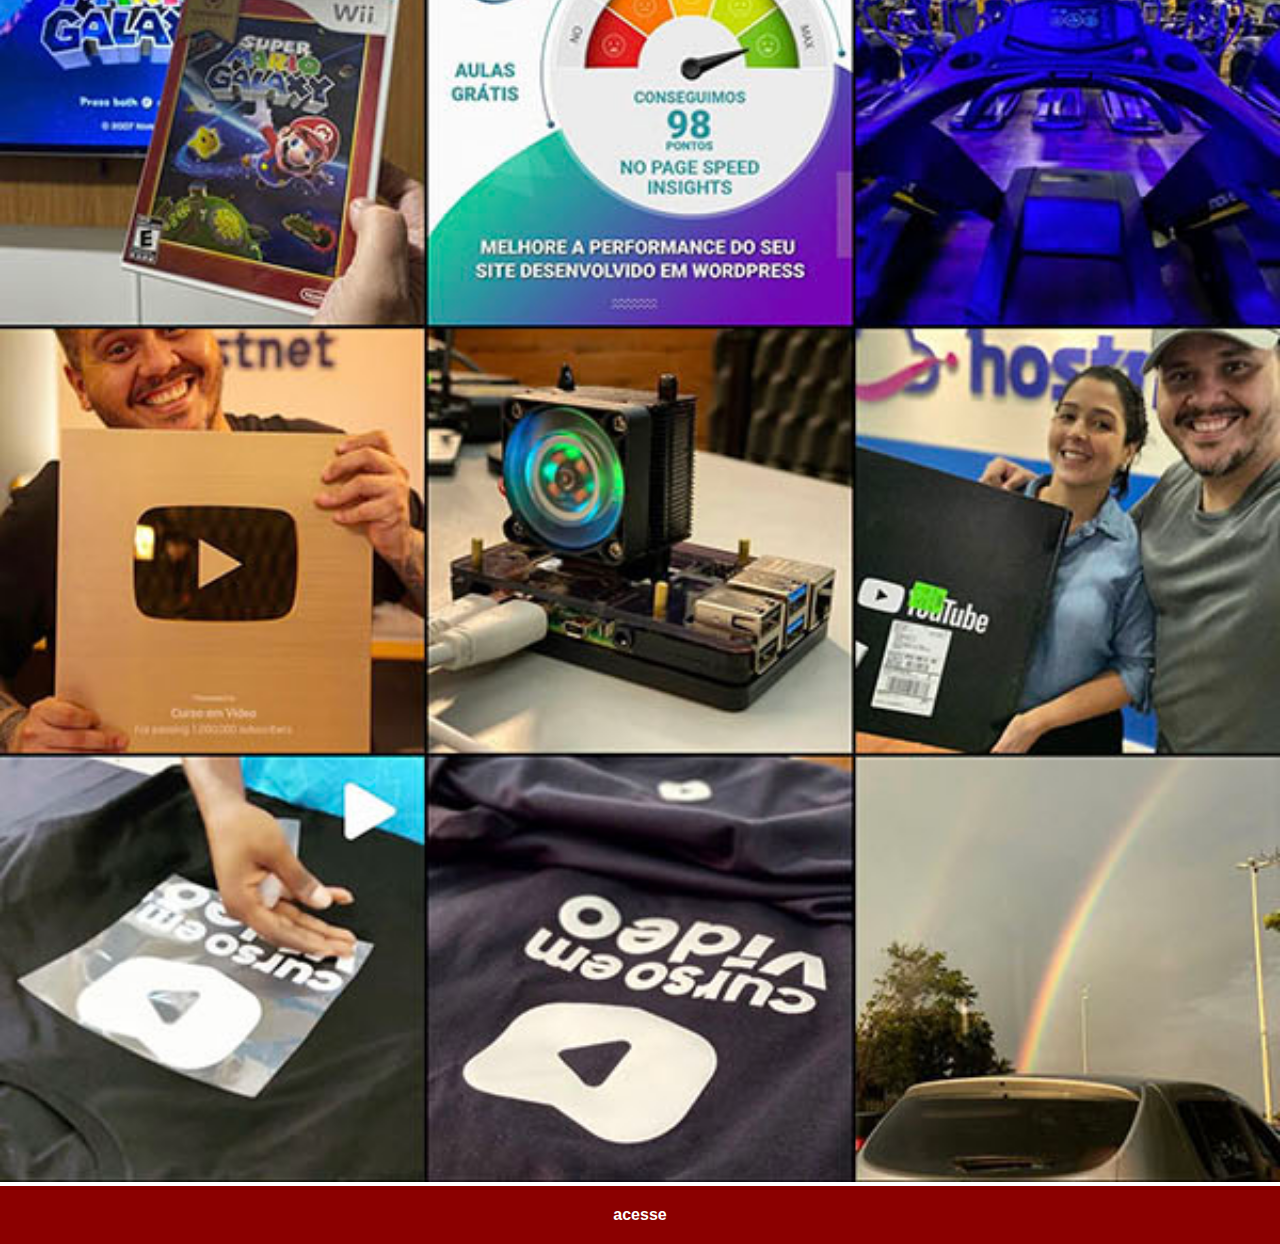
<file: instagran.html>
<!DOCTYPE html>
<html lang="pt-br">
<head>
    <meta charset="UTF-8">
    <meta name="viewport" content="width=device-width, initial-scale=1.0">
    <title>instagram</title>
    <link rel="stylesheet" href="estilo/social.css">
</head>
<body>
    <img src="pacote-d013/imagens/tela-instagram.jpg" alt="">
    <a href="https://www.instagram.com/gustavoguanabara/" target="_blank">acesse</a>
    
</body>
</html>
</file>
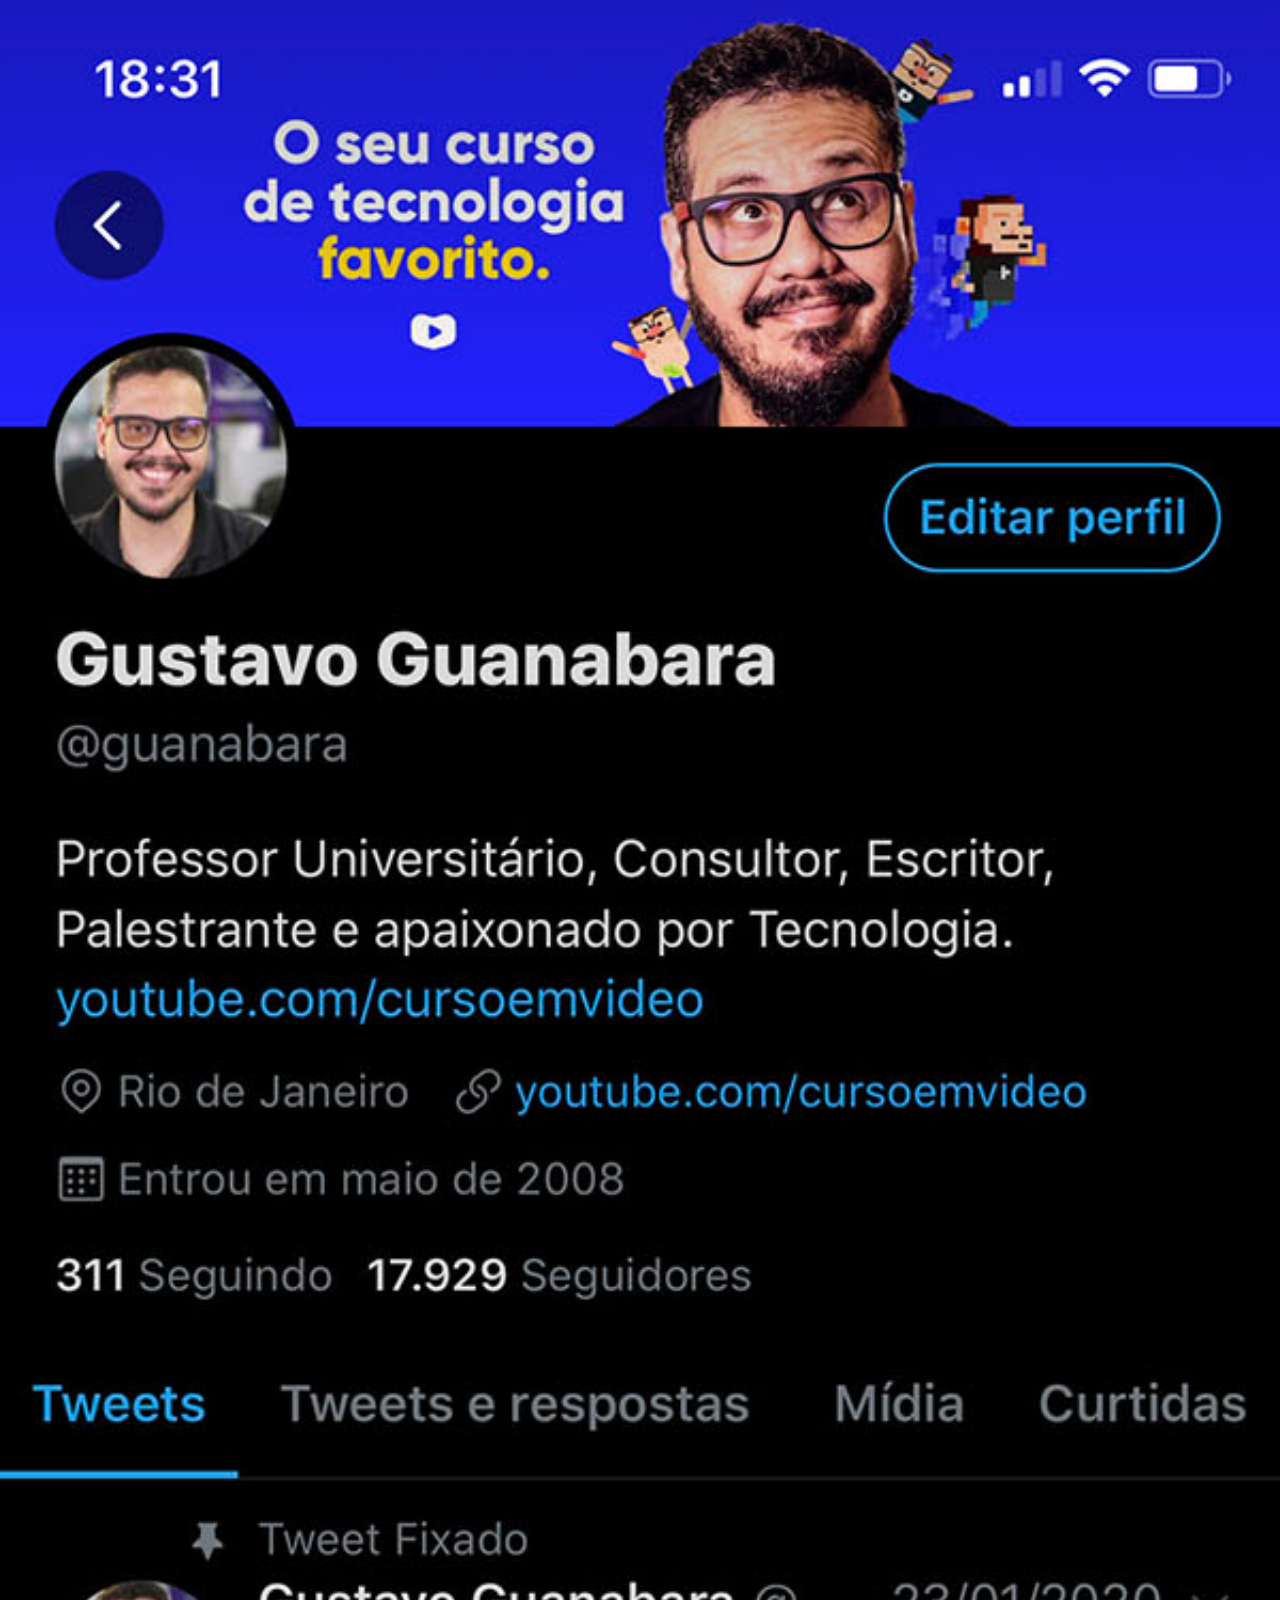
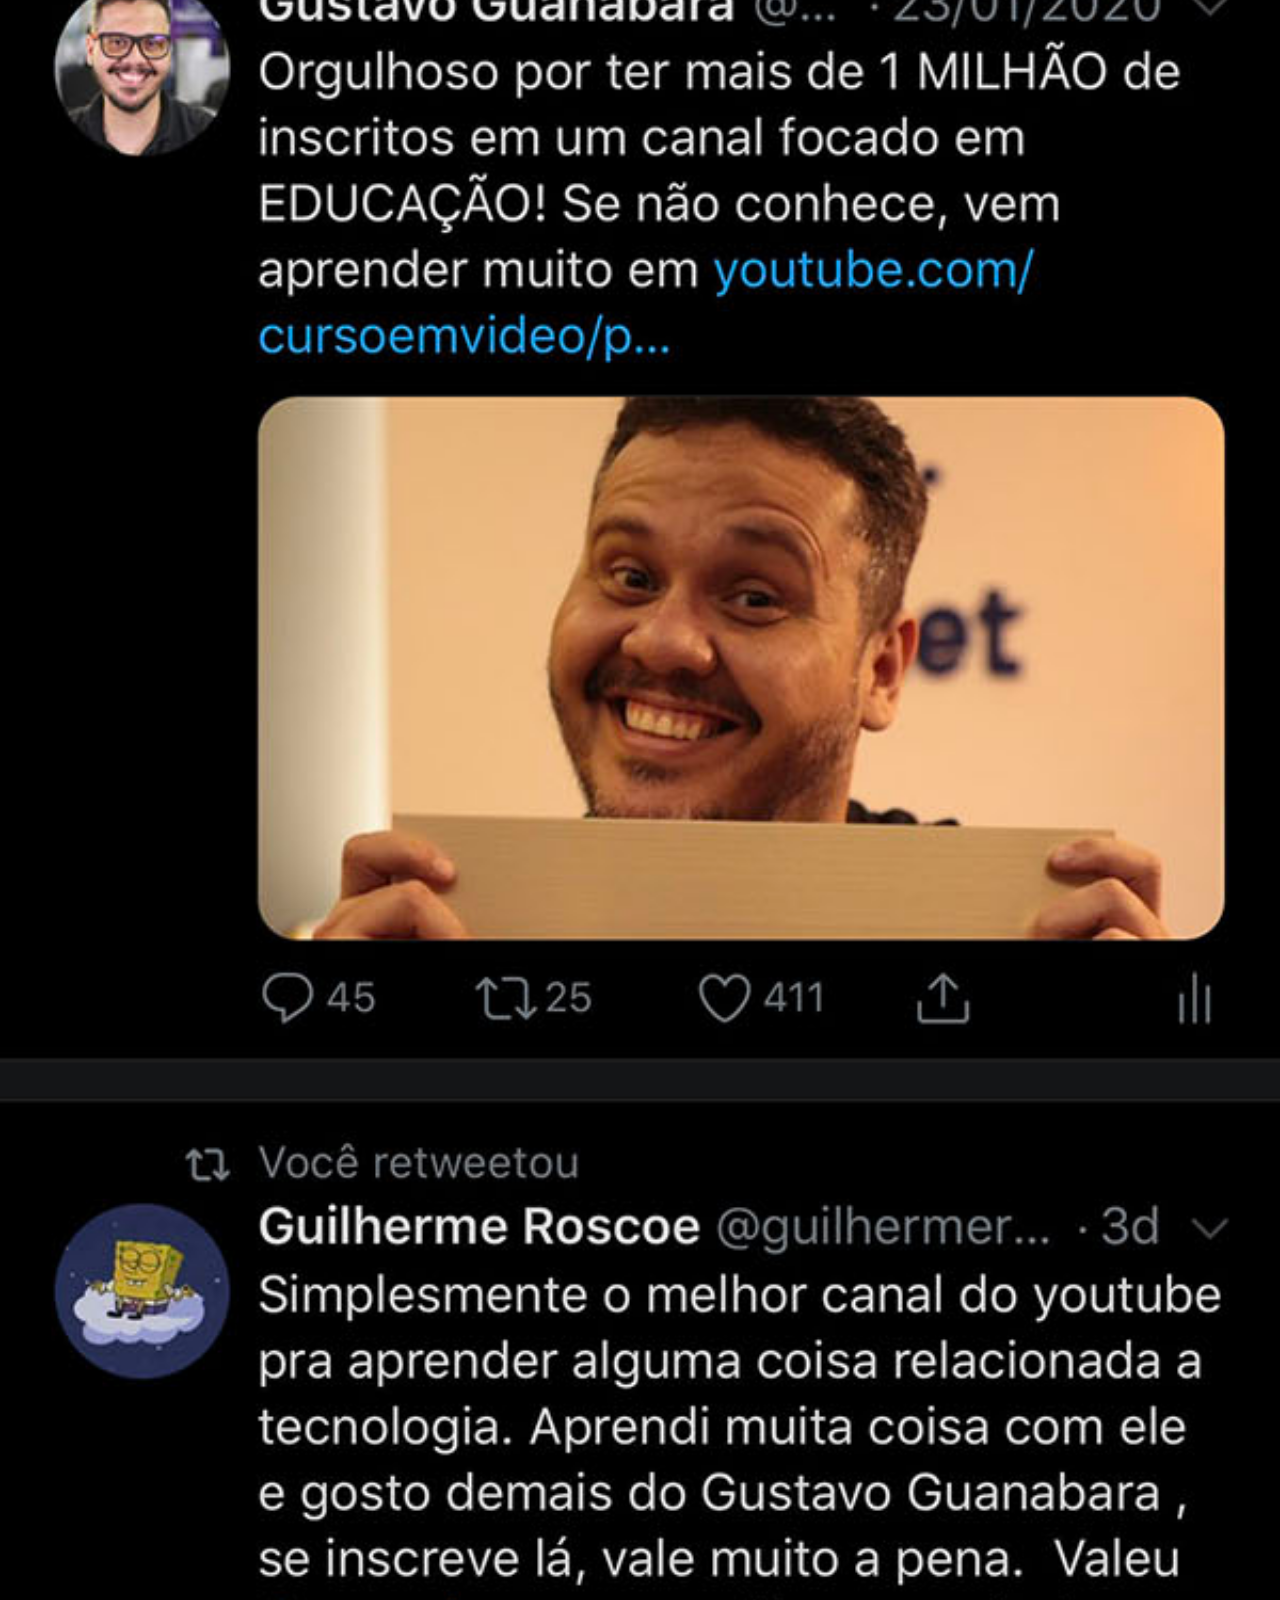
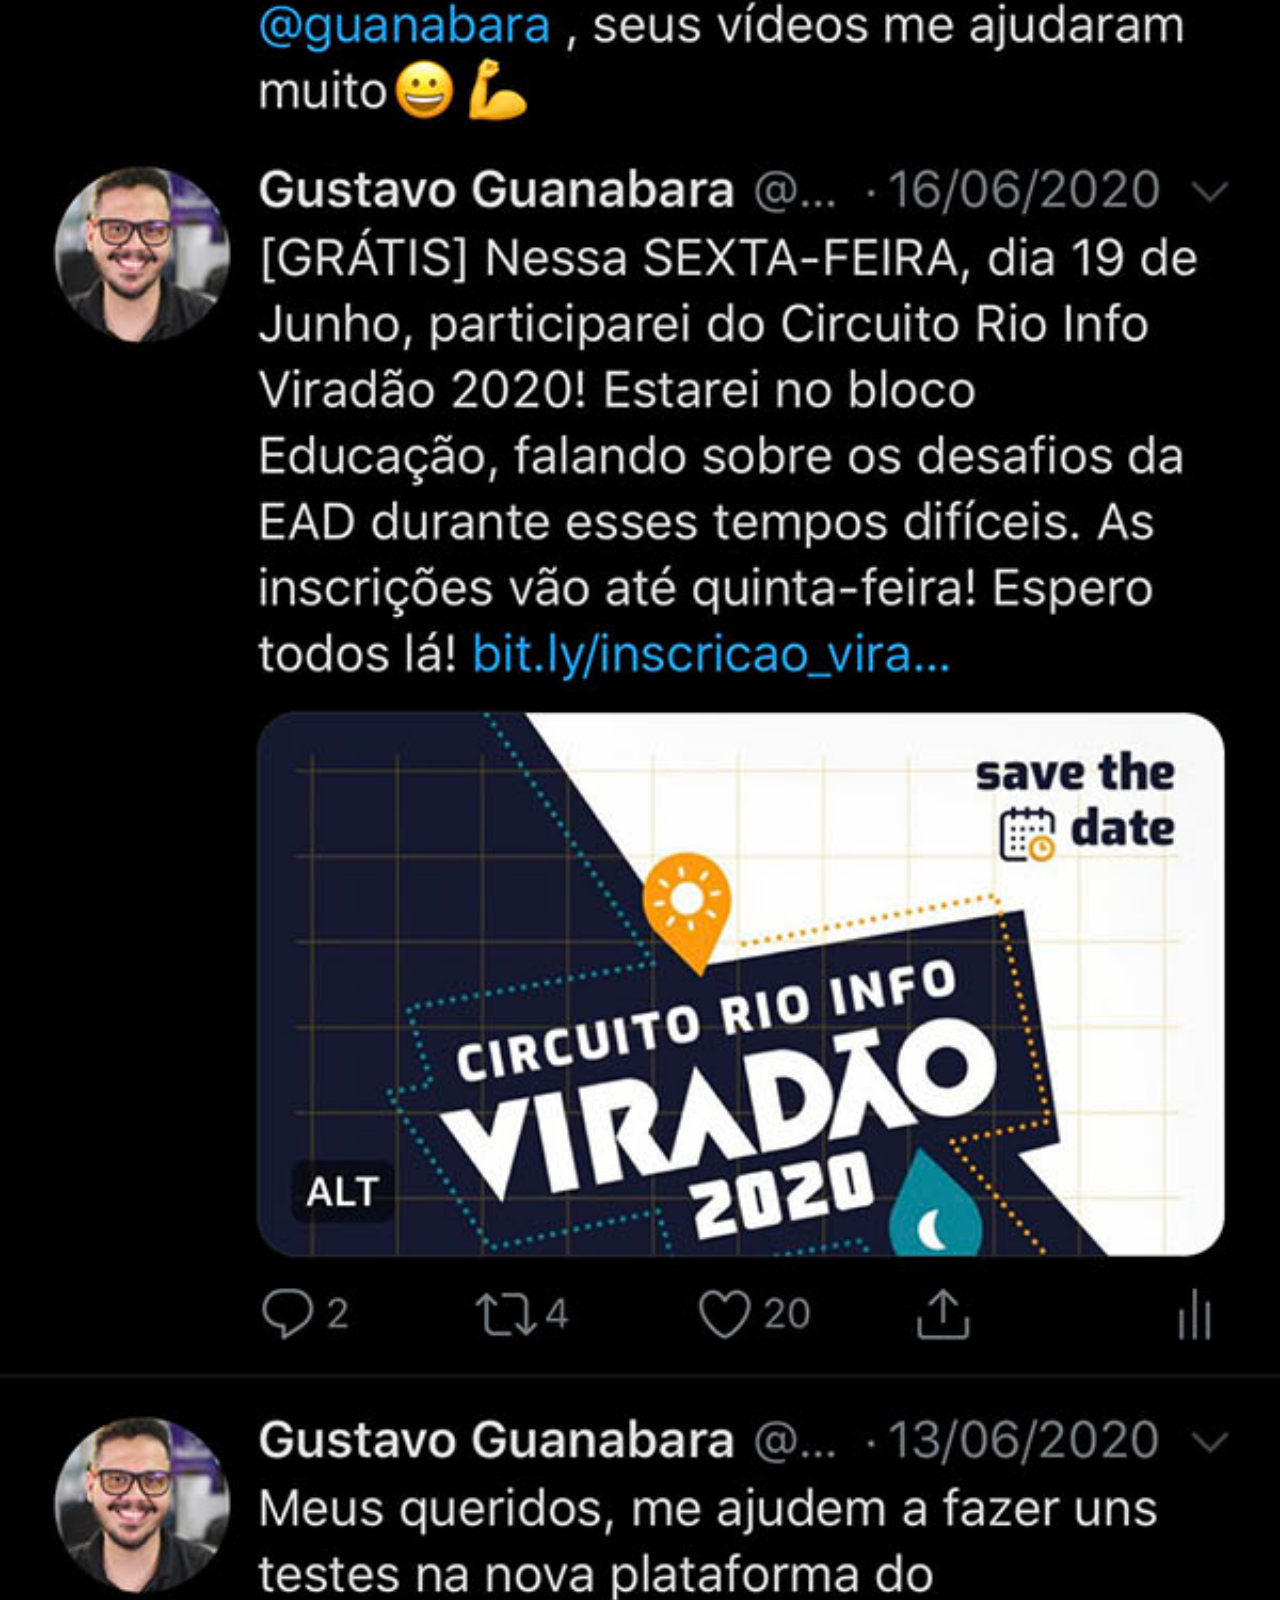
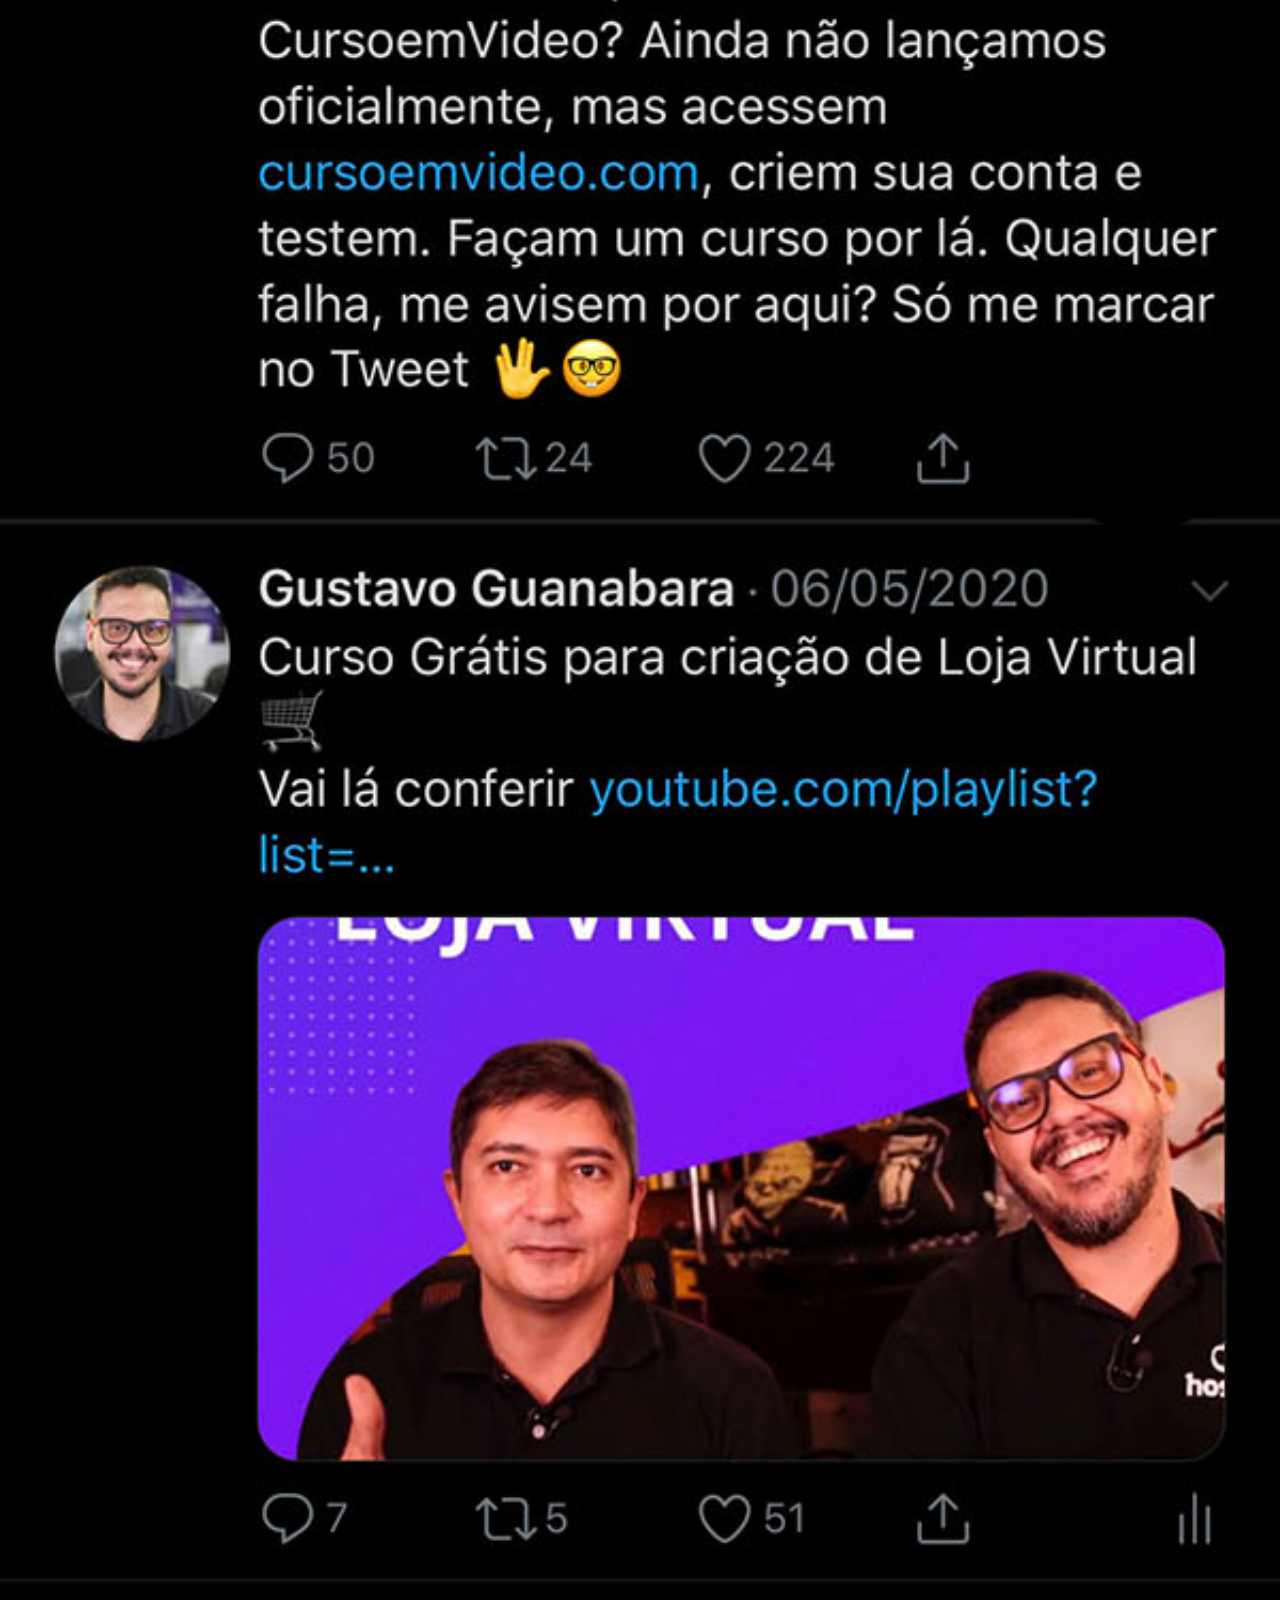
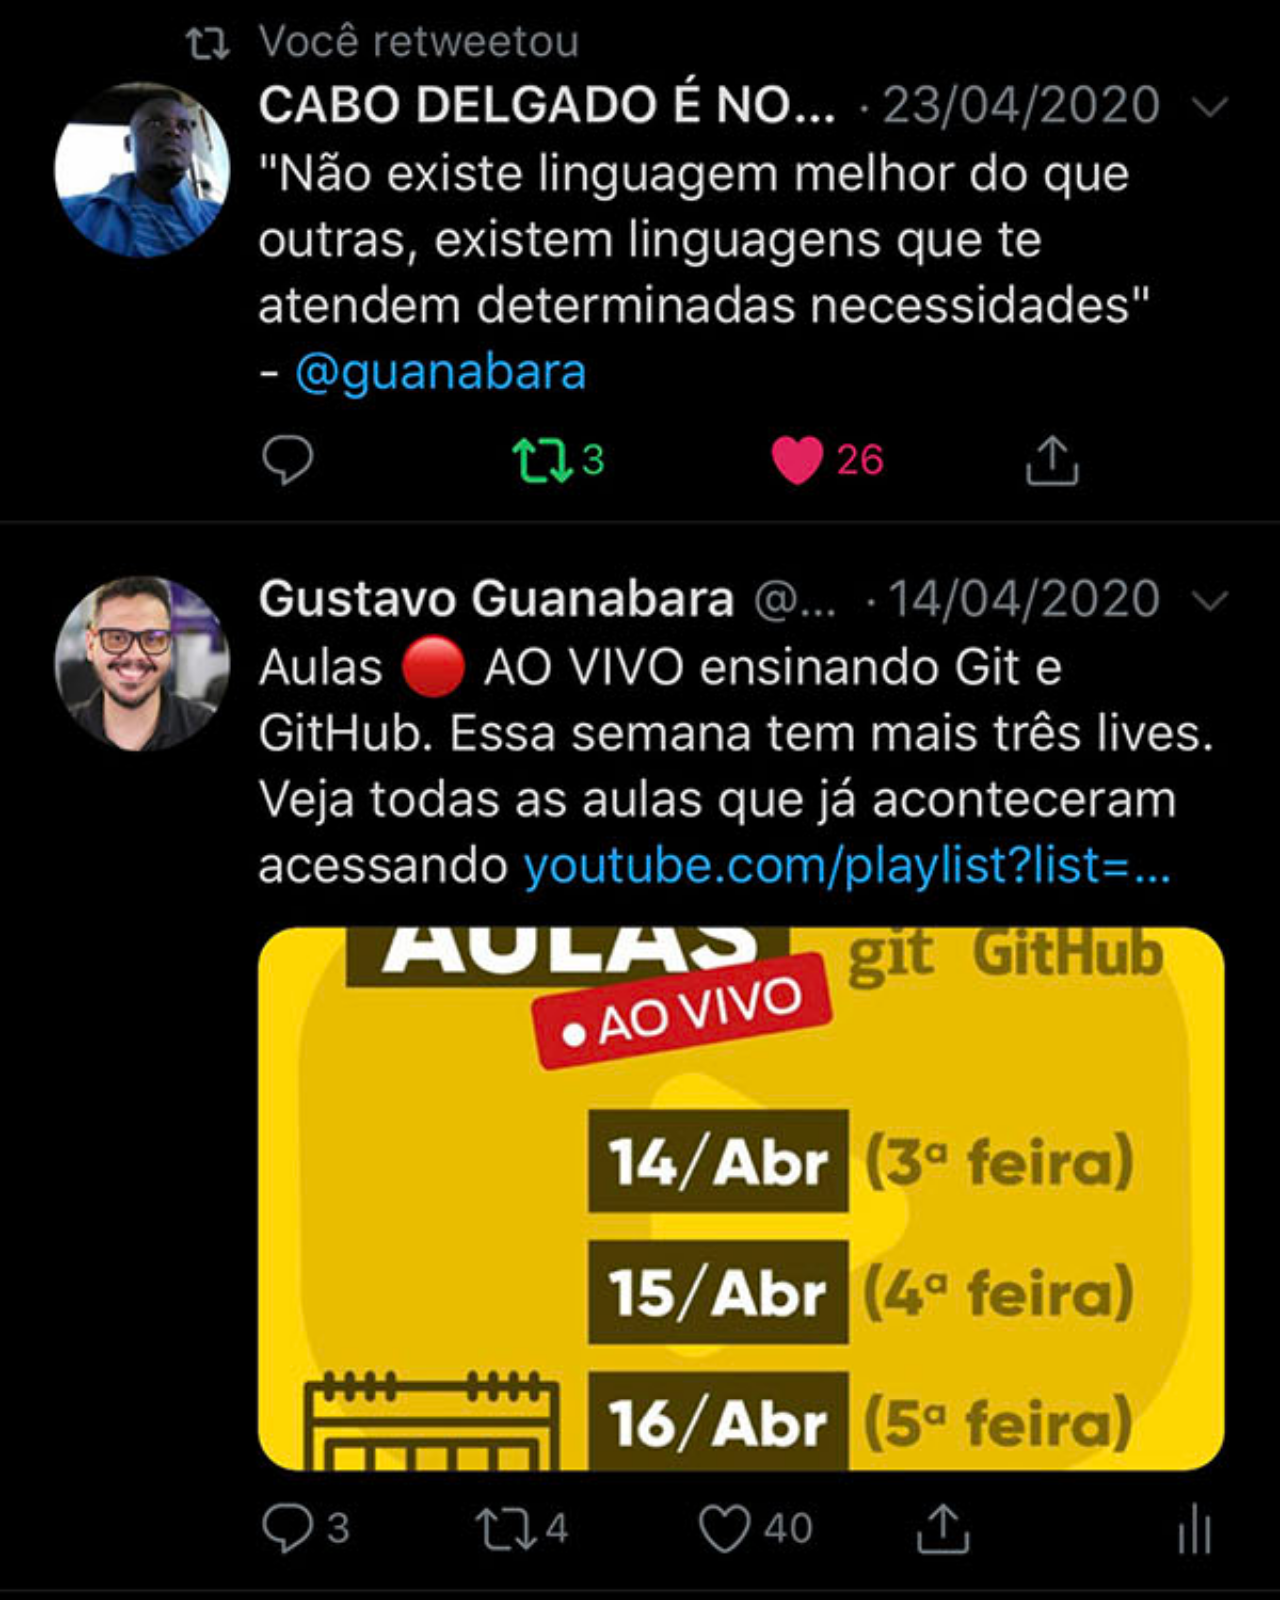
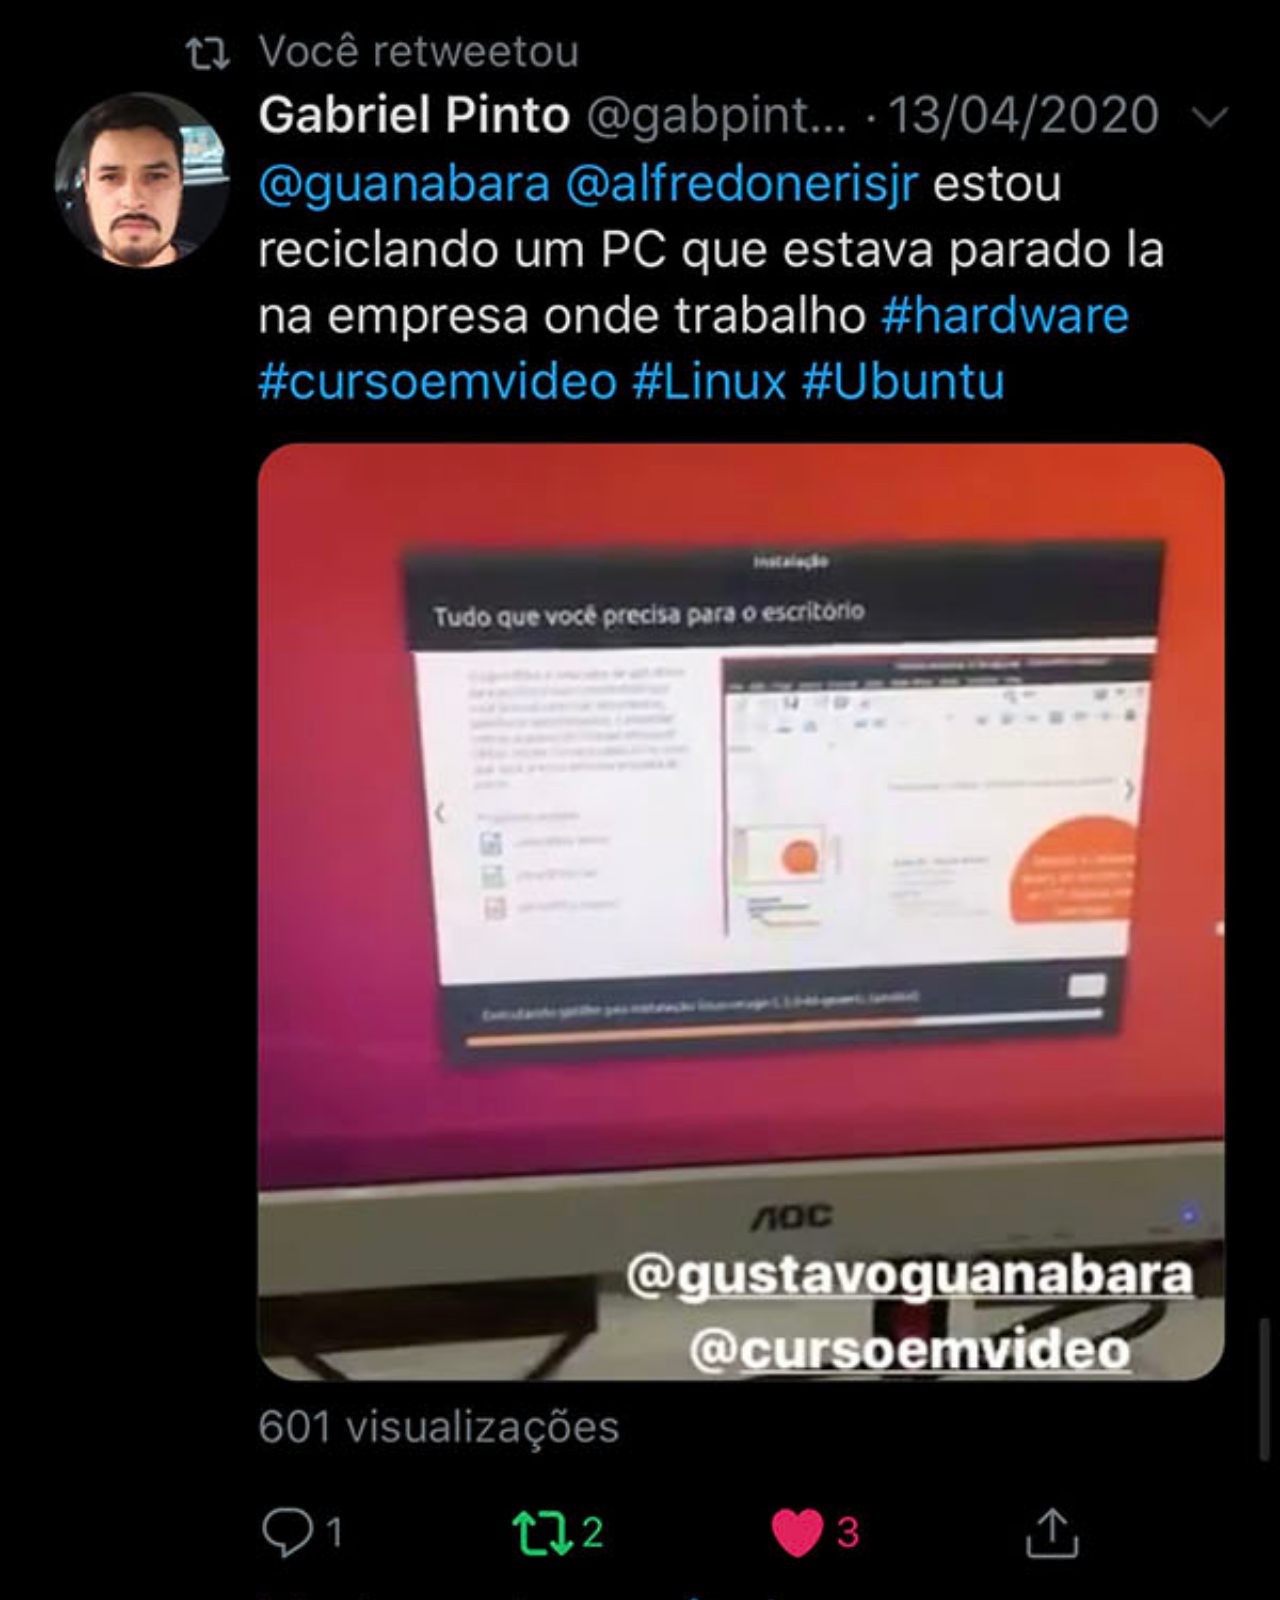
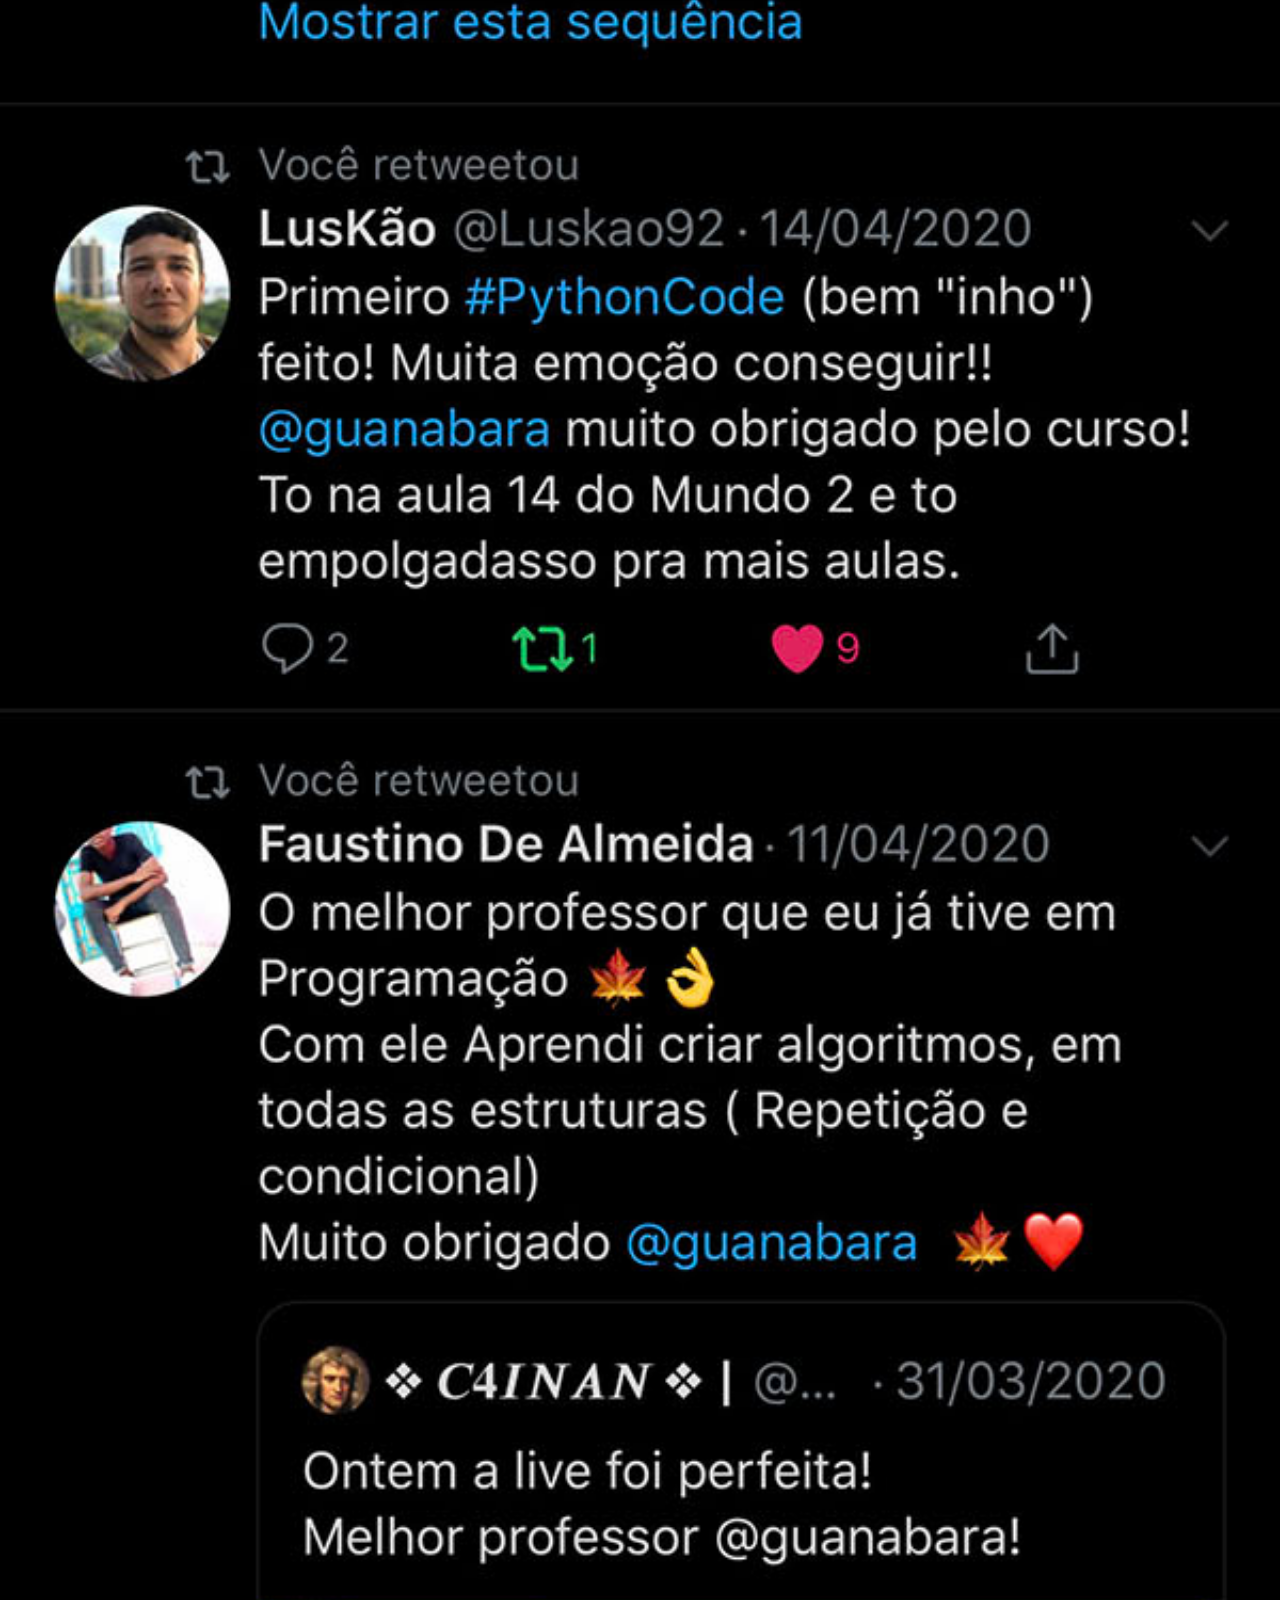
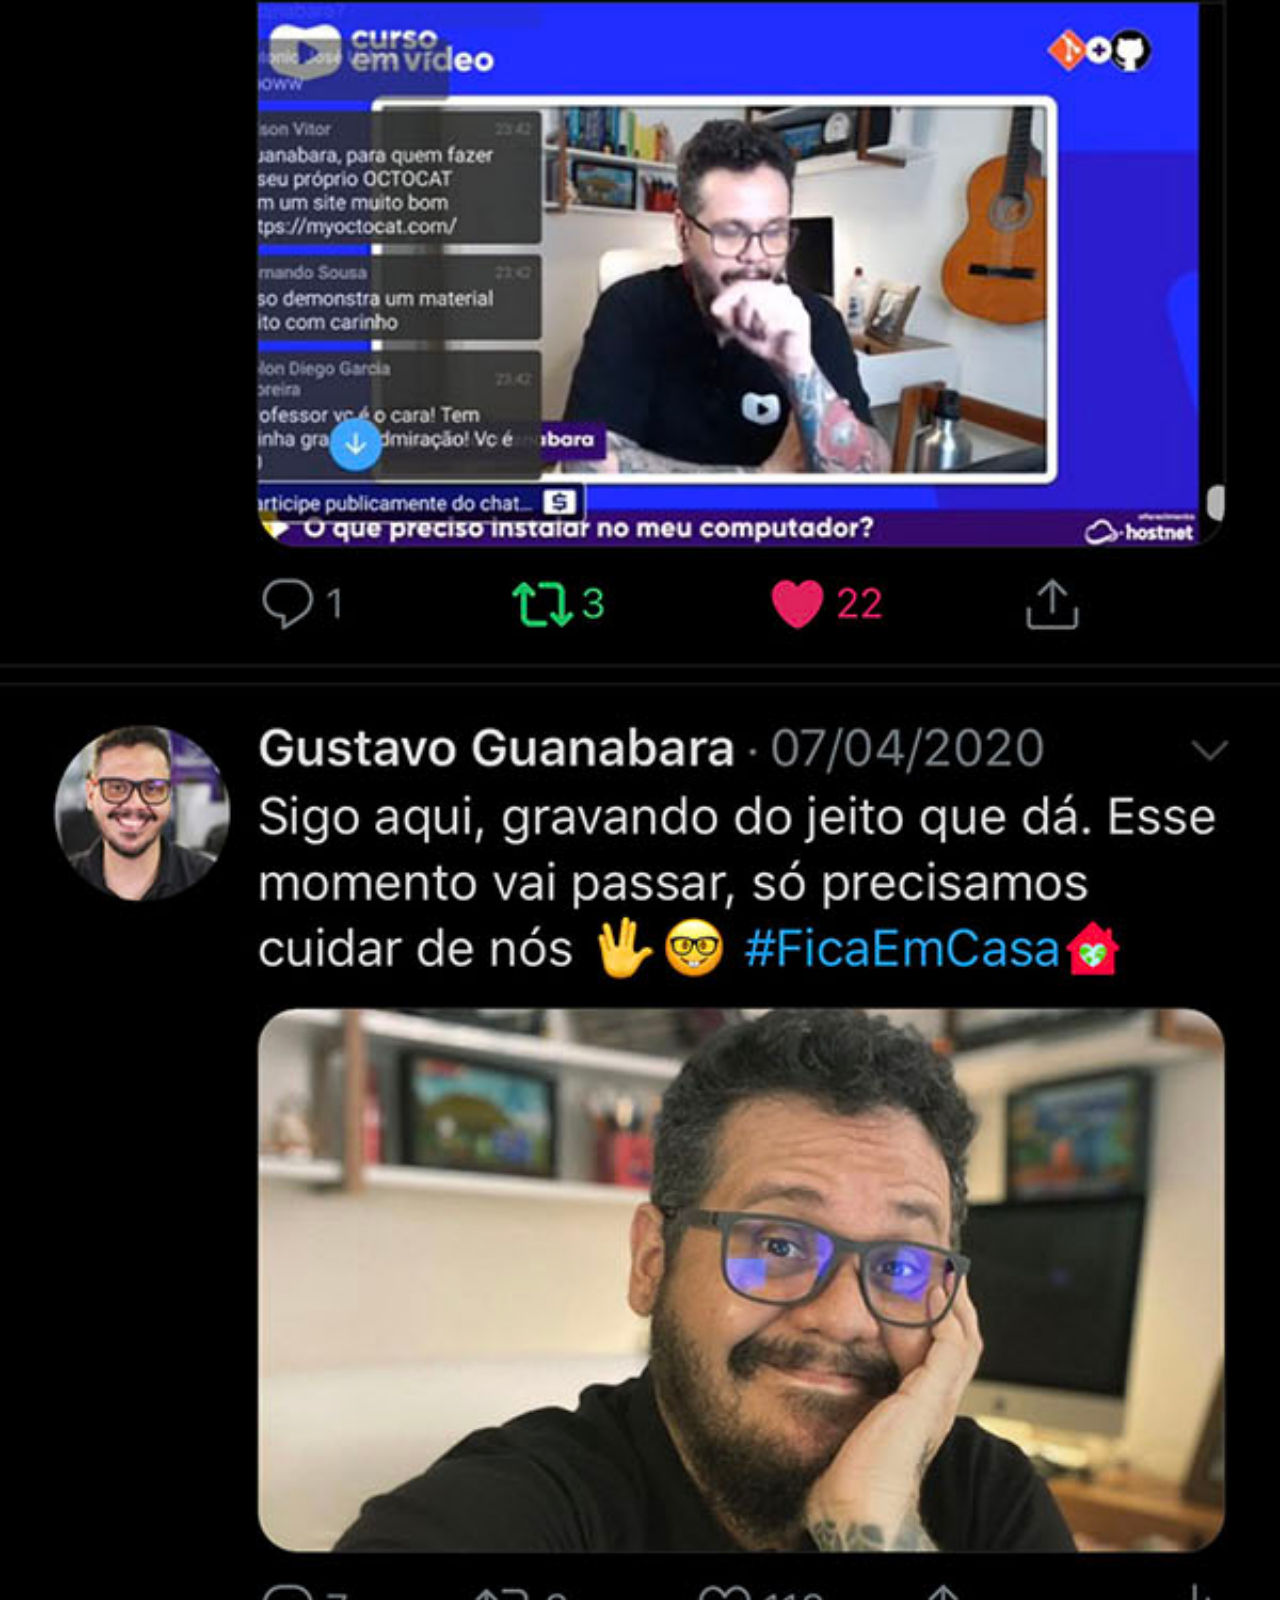
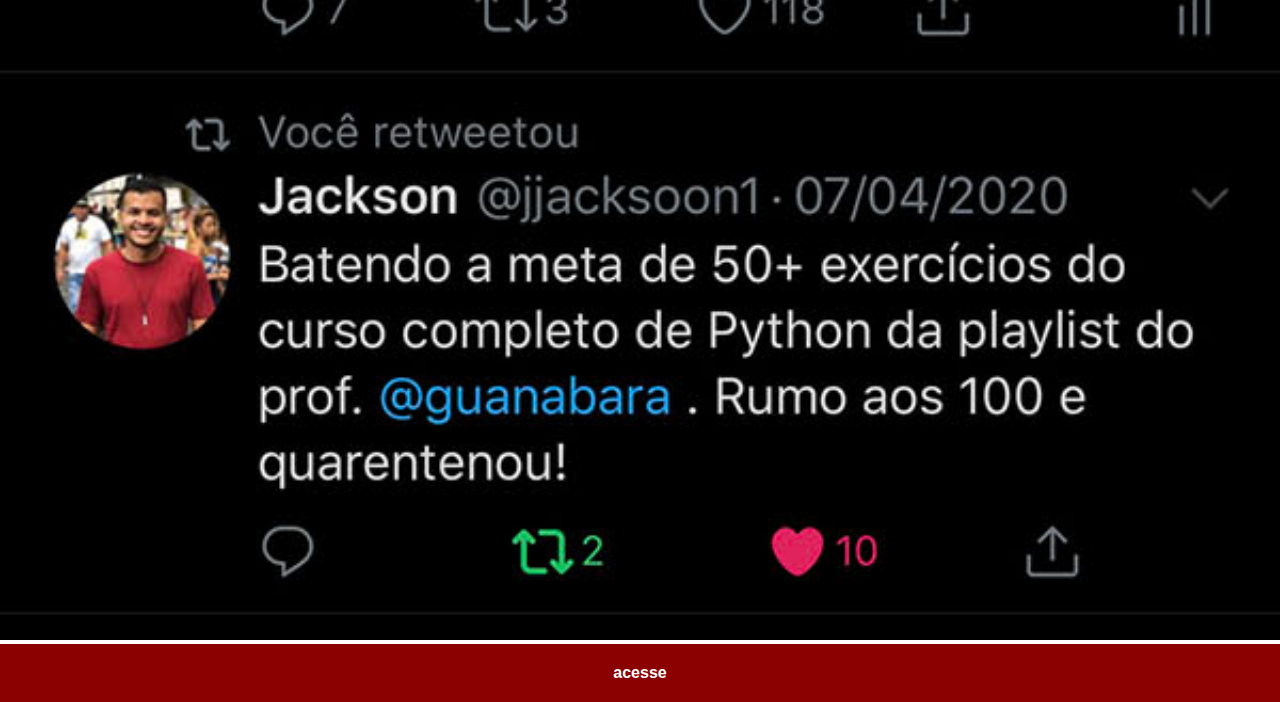
<file: twiter.html>
<!DOCTYPE html>
<html lang="pt-br">
<head>
    <meta charset="UTF-8">
    <meta name="viewport" content="width=device-width, initial-scale=1.0">
    <title>twiter</title>
    <link rel="stylesheet" href="estilo/social.css">
</head>
<body>
    <img src="pacote-d013/imagens/tela-twitter.jpg" alt="twiter">
    <a href="#">acesse</a>
    
</body>
</html>
</file>
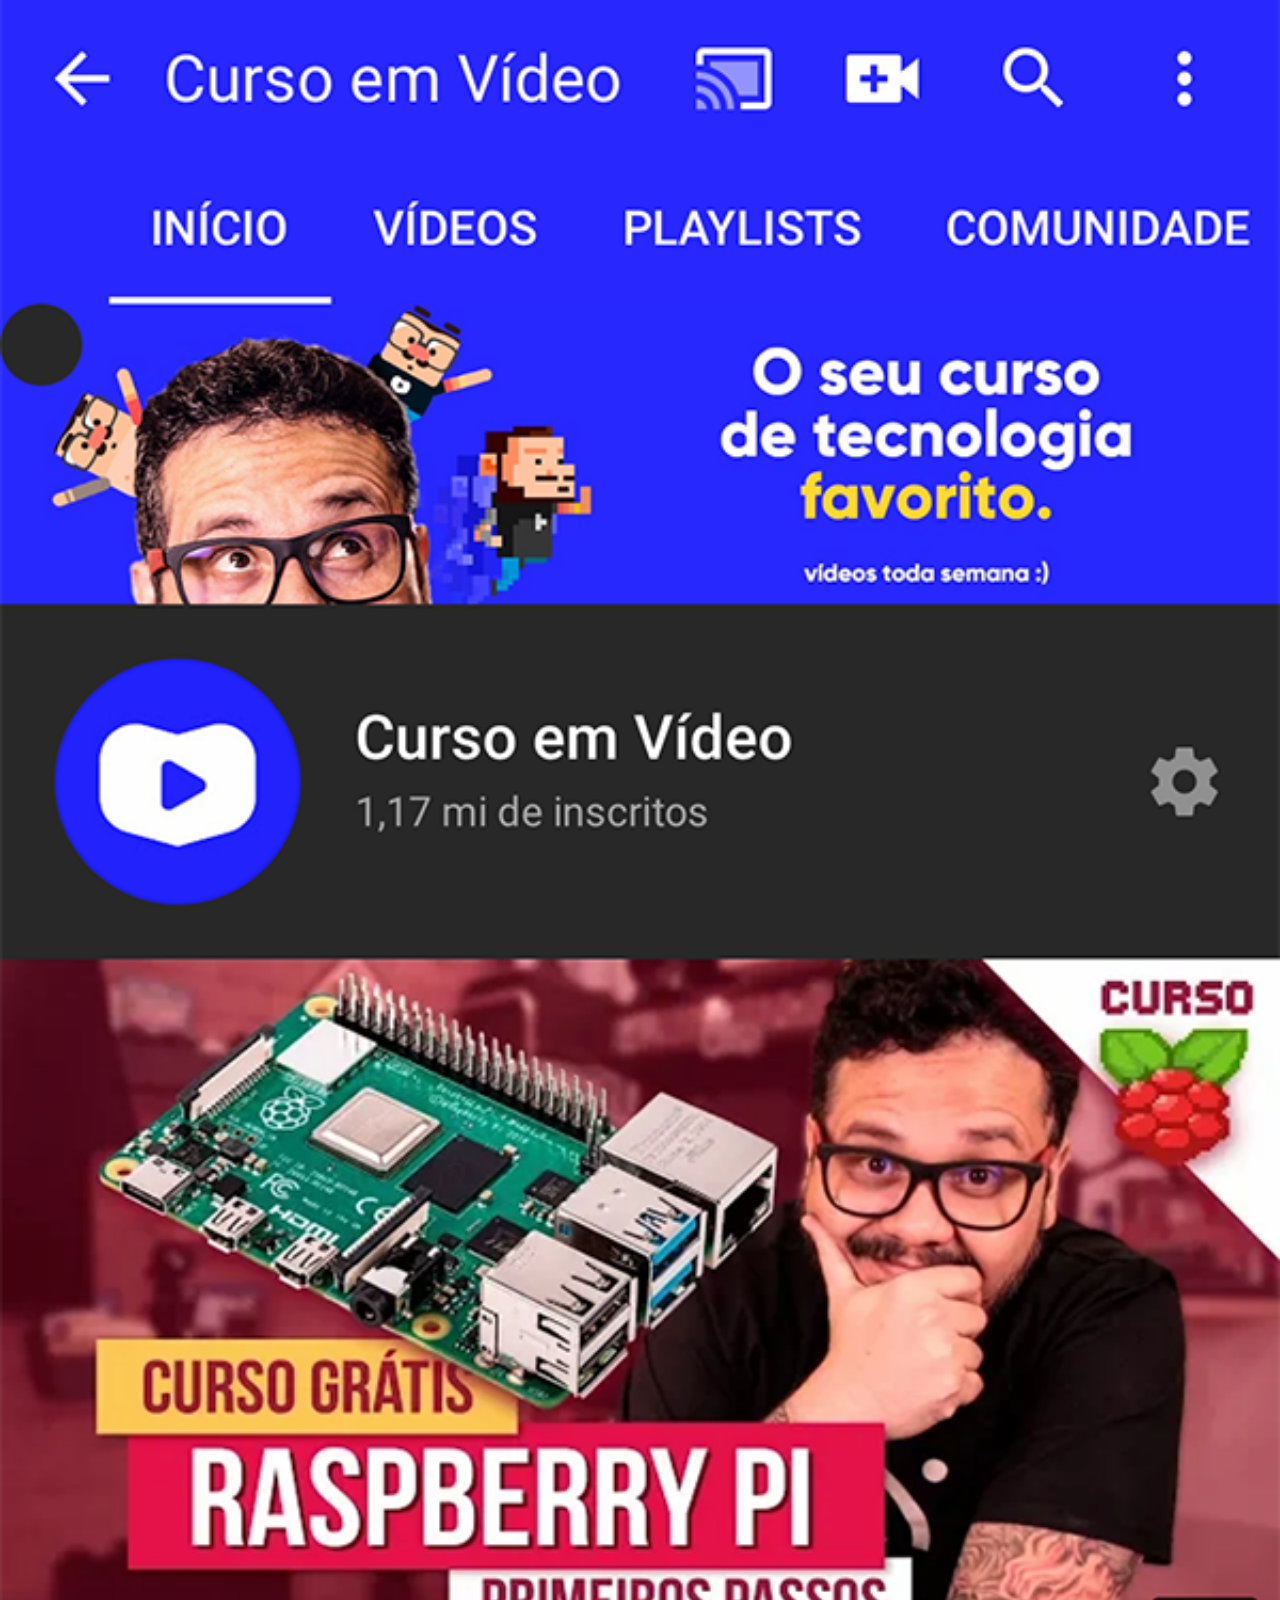
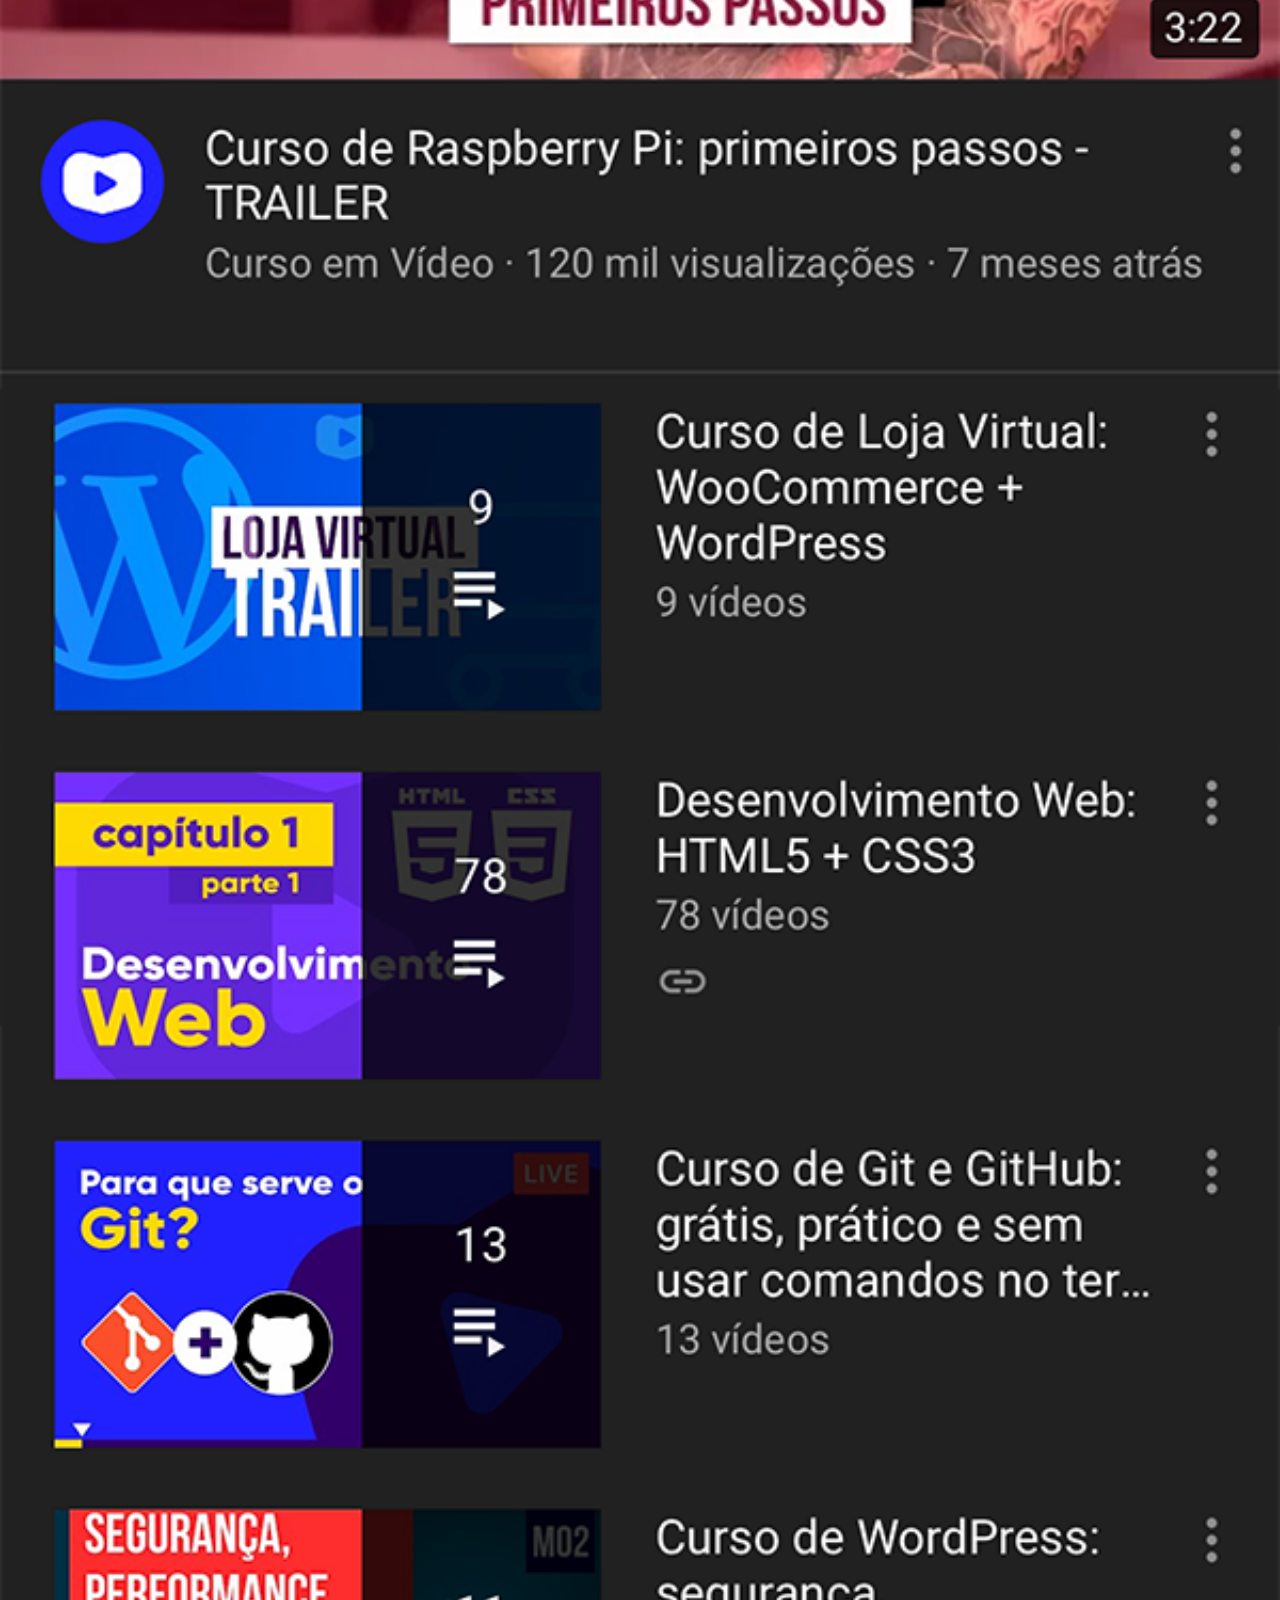
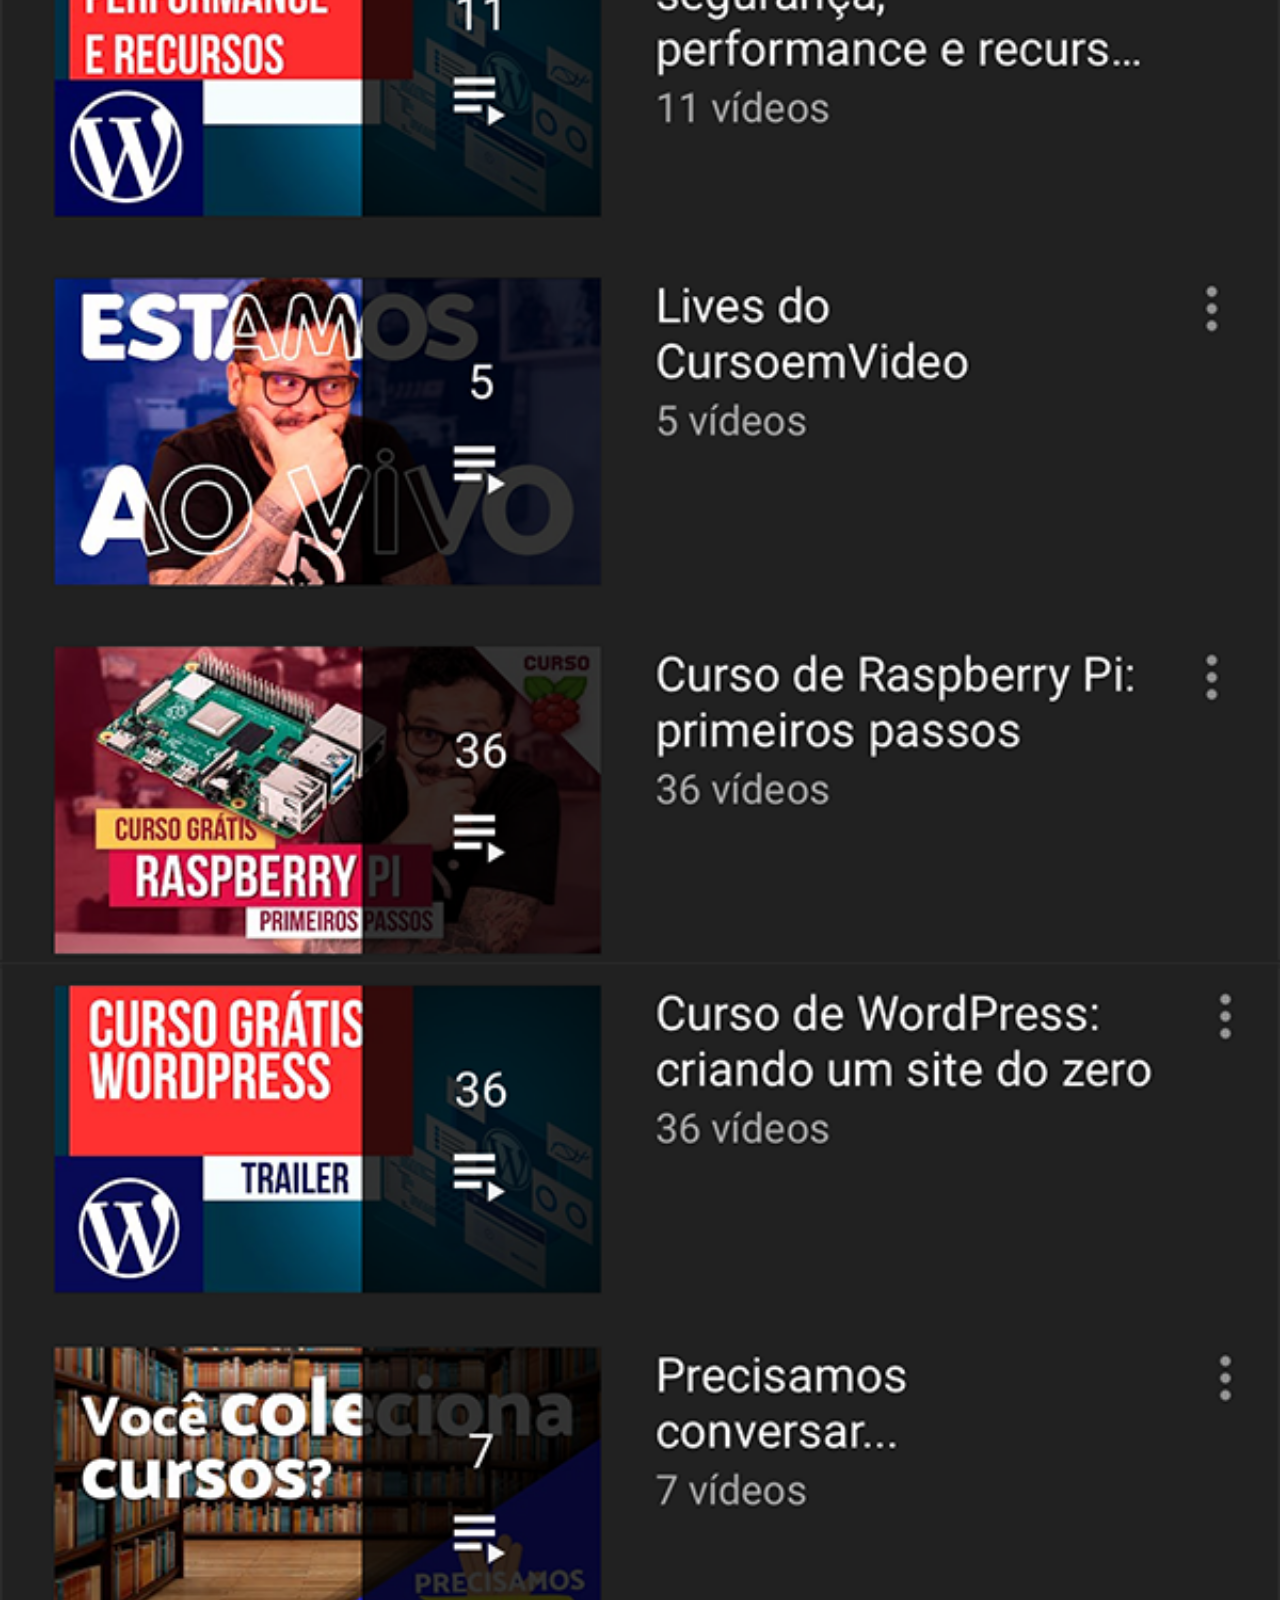
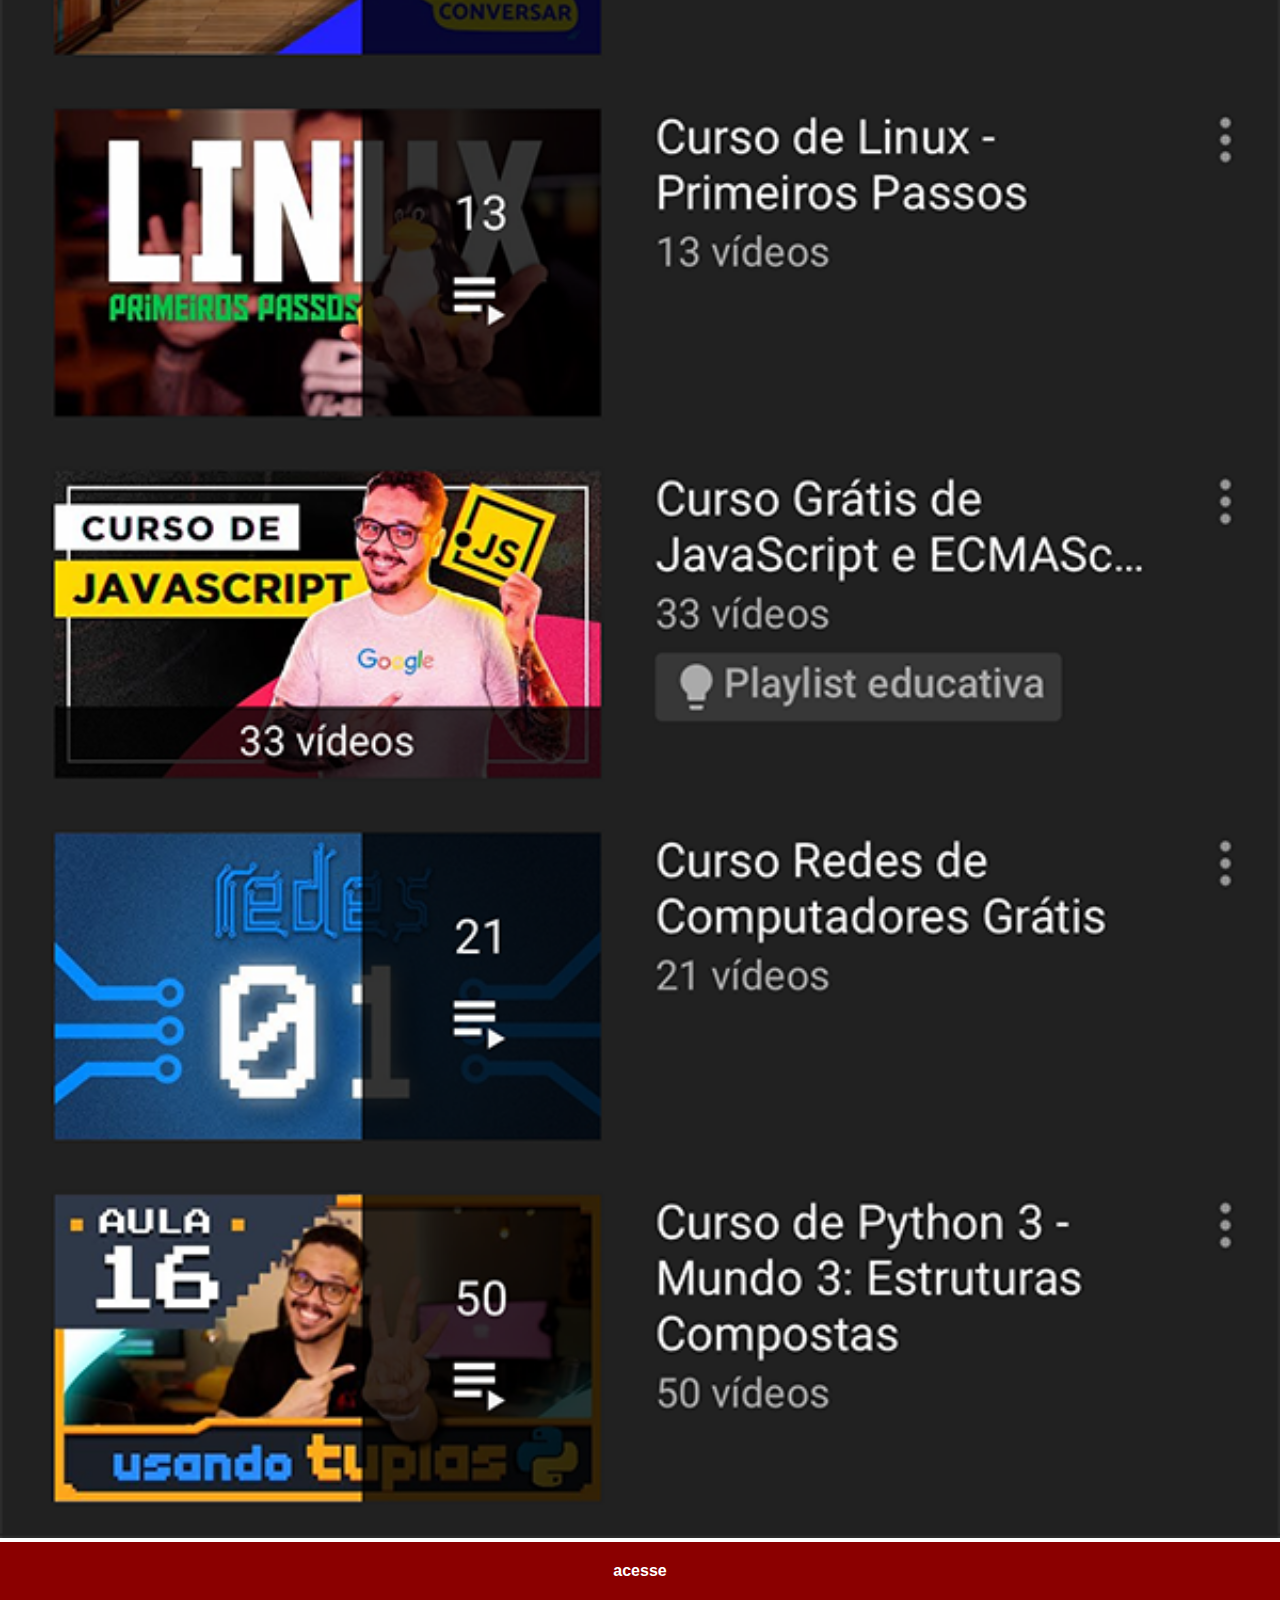
<file: youtube.html>
<!DOCTYPE html>
<html lang="pt-br">
<head>
    <meta charset="UTF-8">
    <meta name="viewport" content="width=device-width, initial-scale=1.0">
    <title>Youtube</title>
    <link rel="stylesheet" href="estilo/social.css">
</head>
<body>
    <img src="pacote-d013/imagens/tela-youtube.png" alt="youtube">
    <a href="https://www.youtube.com/c/CursoemV%C3%ADdeo" target="_blank">acesse</a>
    
</body>
</html>
</file>
<file: estilo/style.css>
@charset "UTF-8";

*{
    margin: 0px;
    padding: 0px;
    font-family: Arial, Helvetica, sans-serif;
}

html, body {
    height: 100vh;
    width: 100vw;
    background-color: black;
}

body {
    background: url('../pacote-d013/imagens/fundo-madeira.jpg') top center no-repeat;
    background-size: cover;
    background-attachment: fixed;
}

main {
    height: 100vh;
    position: relative;
    
}

section#telefone {
    position: absolute;
    top: 50%;
    left: 50%;
    transform: translate(-50%, -50%);



    height: 627px;
    width: 311px;
    background: url('../pacote-d013/imagens/frame-iphone.png') no-repeat;

}

    iframe#tela {
        position: relative;
        left: 22px;
        top: 80px;
        width: 267px;
        height: 470px;
        
    }
    section#redes-sociais {
        text-align: right;

    }

    section#redes-sociais img {
        width: 50px;
        margin: 20px;
        border-radius: 50%;
        box-shadow: 2px 2px 5px rgba(0, 0, 0, 0.282);
        box-sizing: border-box;

    }

    section#redes-sociais img:hover {
        border: 2px solid white;
        transform: translate(-3px, -3px);
        border-radius:5px 5px 10px black;
        transition: transform .3s, border 1s;

    }
</file>
<file: estilo/social.css>
@charset "UTF-8";

* {
    margin: 0px;
    padding: 0px;
    font-family: Arial, Helvetica, sans-serif;
}

::-webkit-scrollbar {
    width: 0px;
    height: 0px;
}

img {
    width: 100vw;

}

a {
    display: block;
    background-color: darkred;
    color: white;
    padding: 20px;
    text-align: center;
    font-weight: bolder;
    text-decoration: none;

}

a:hover {
    background-color: red;
}
</file>
